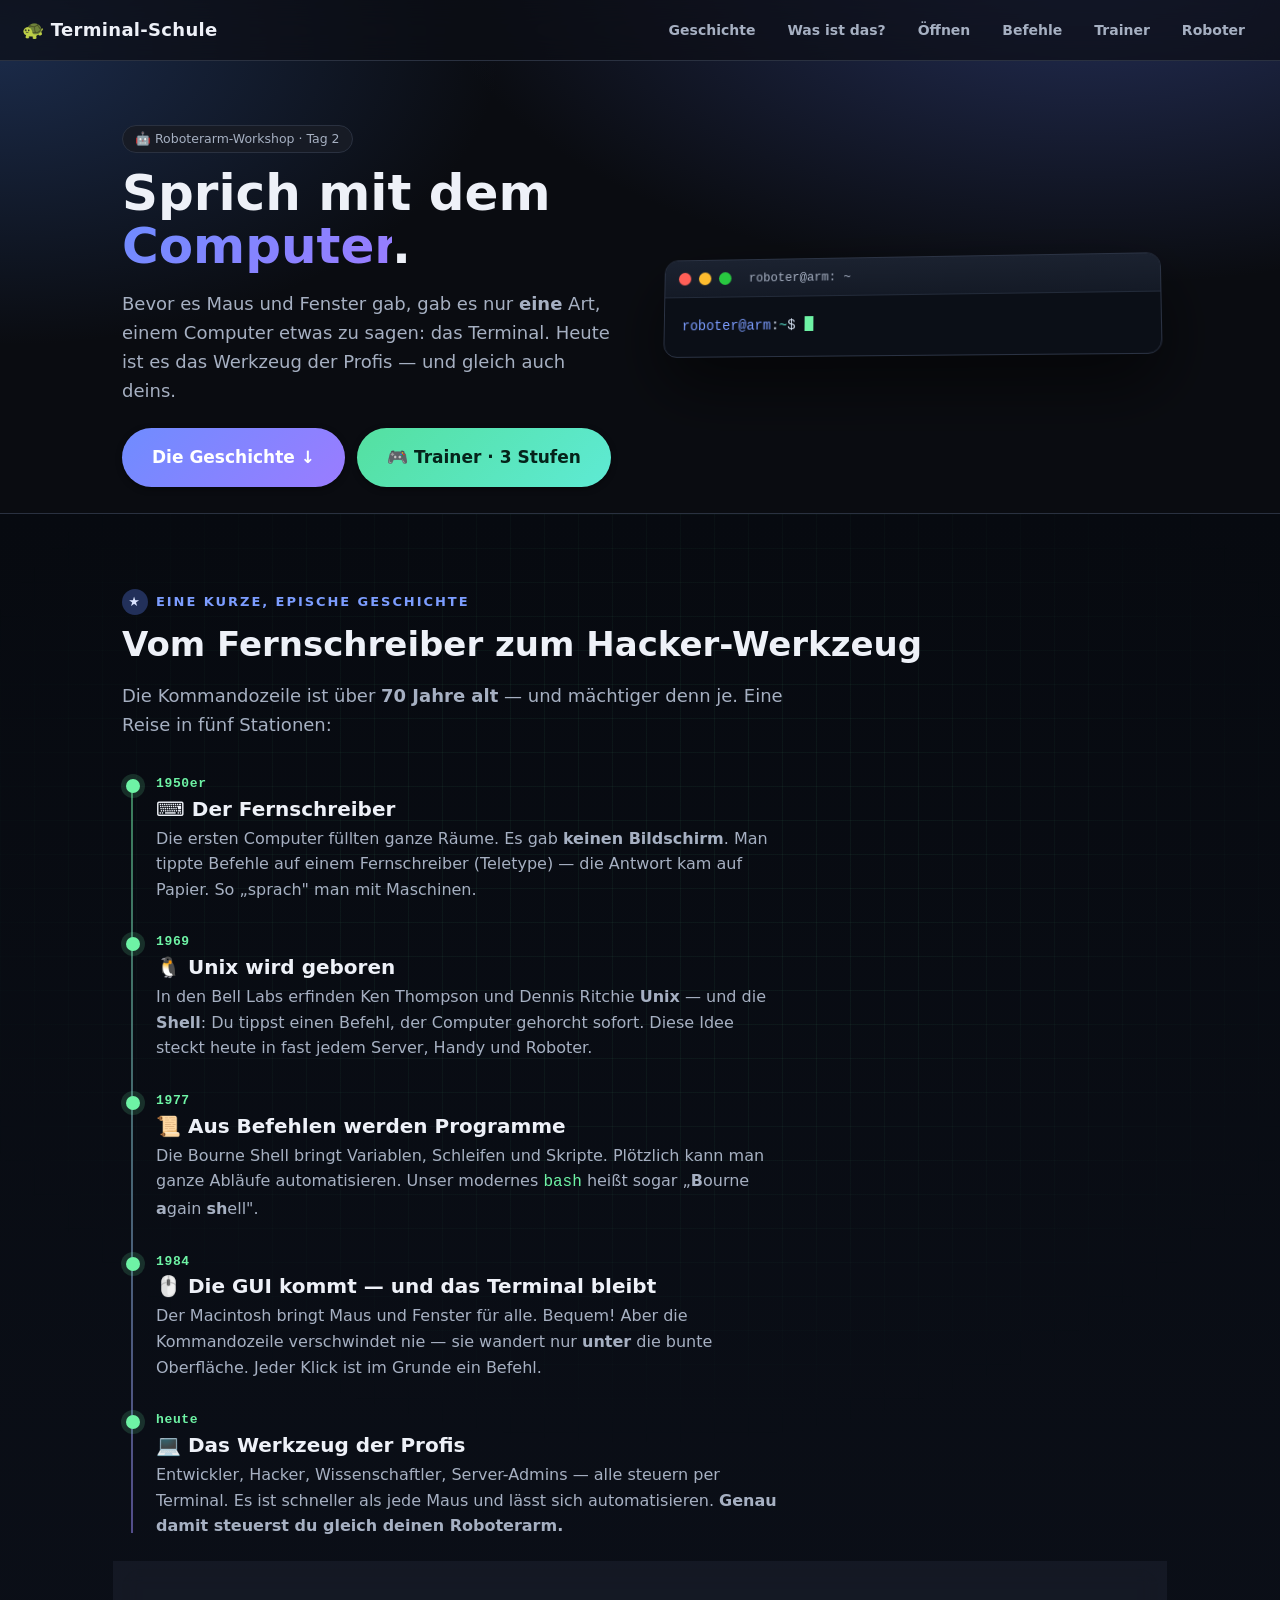
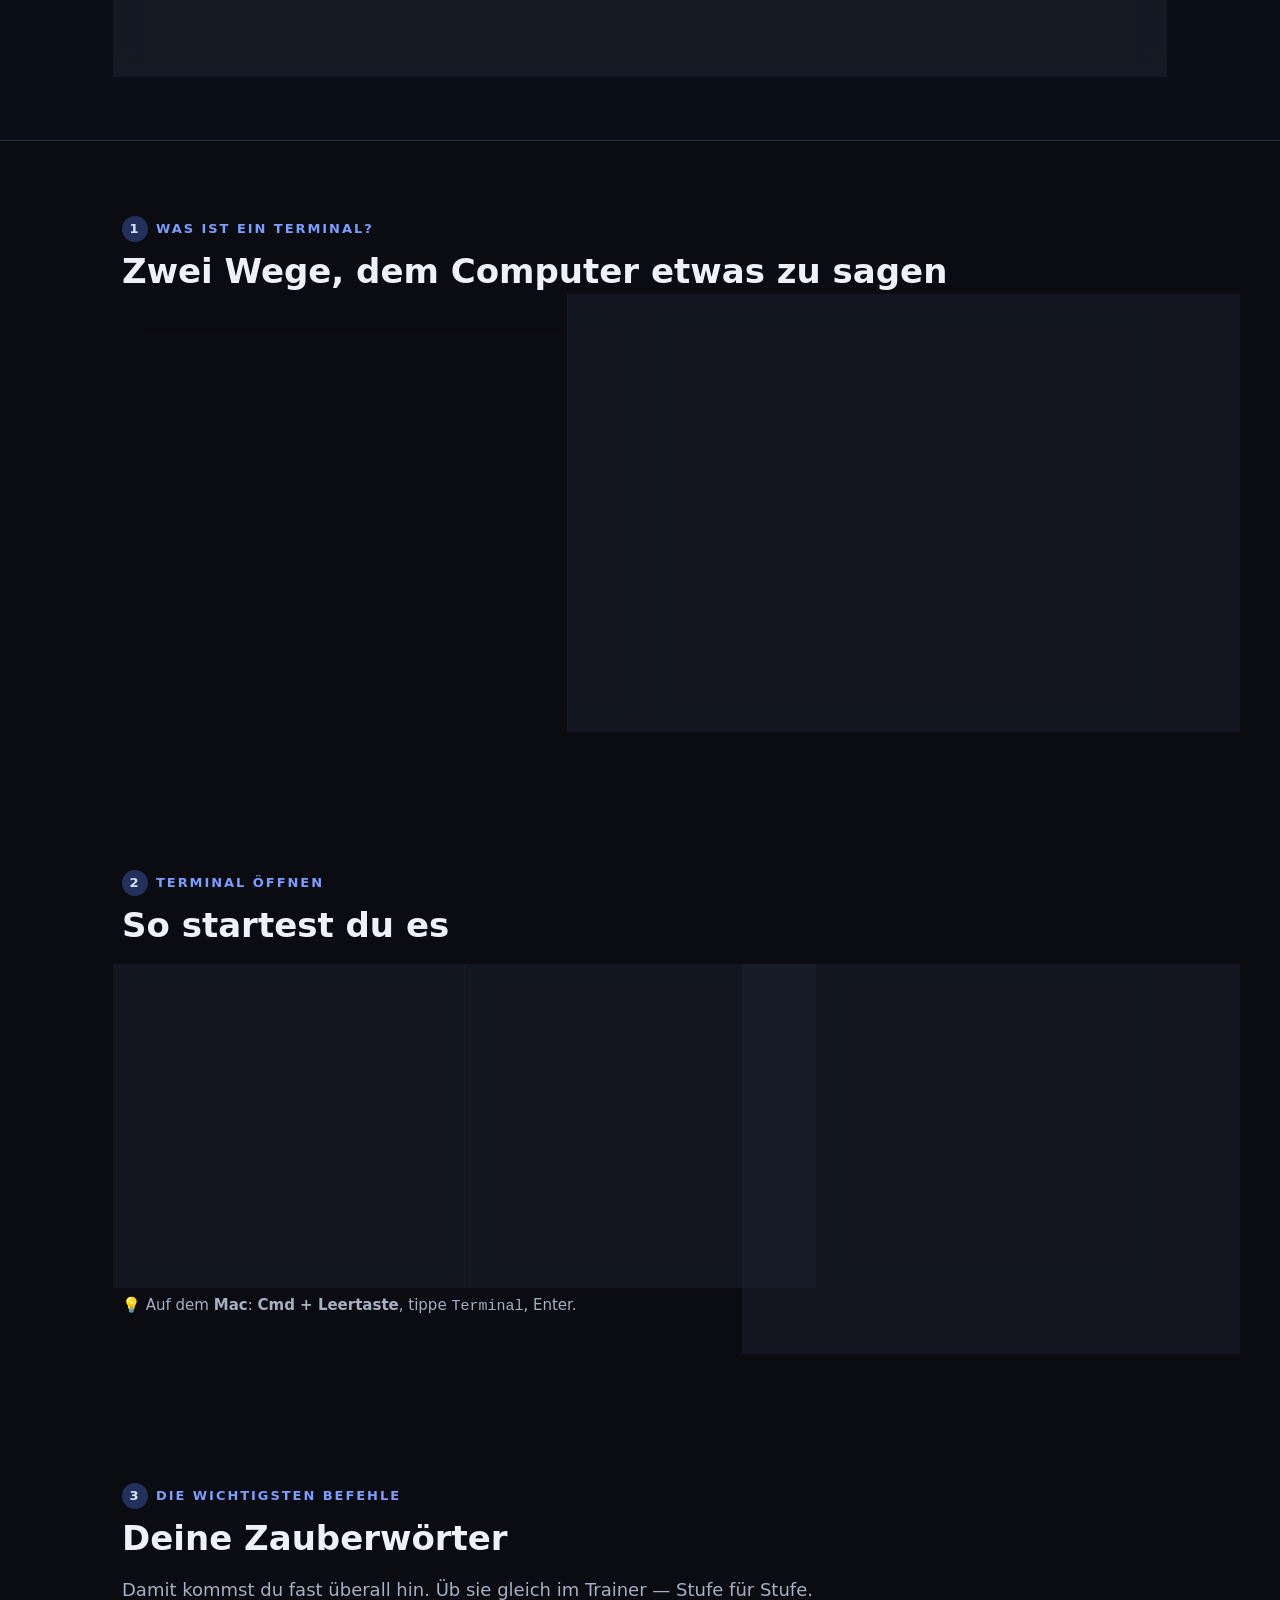
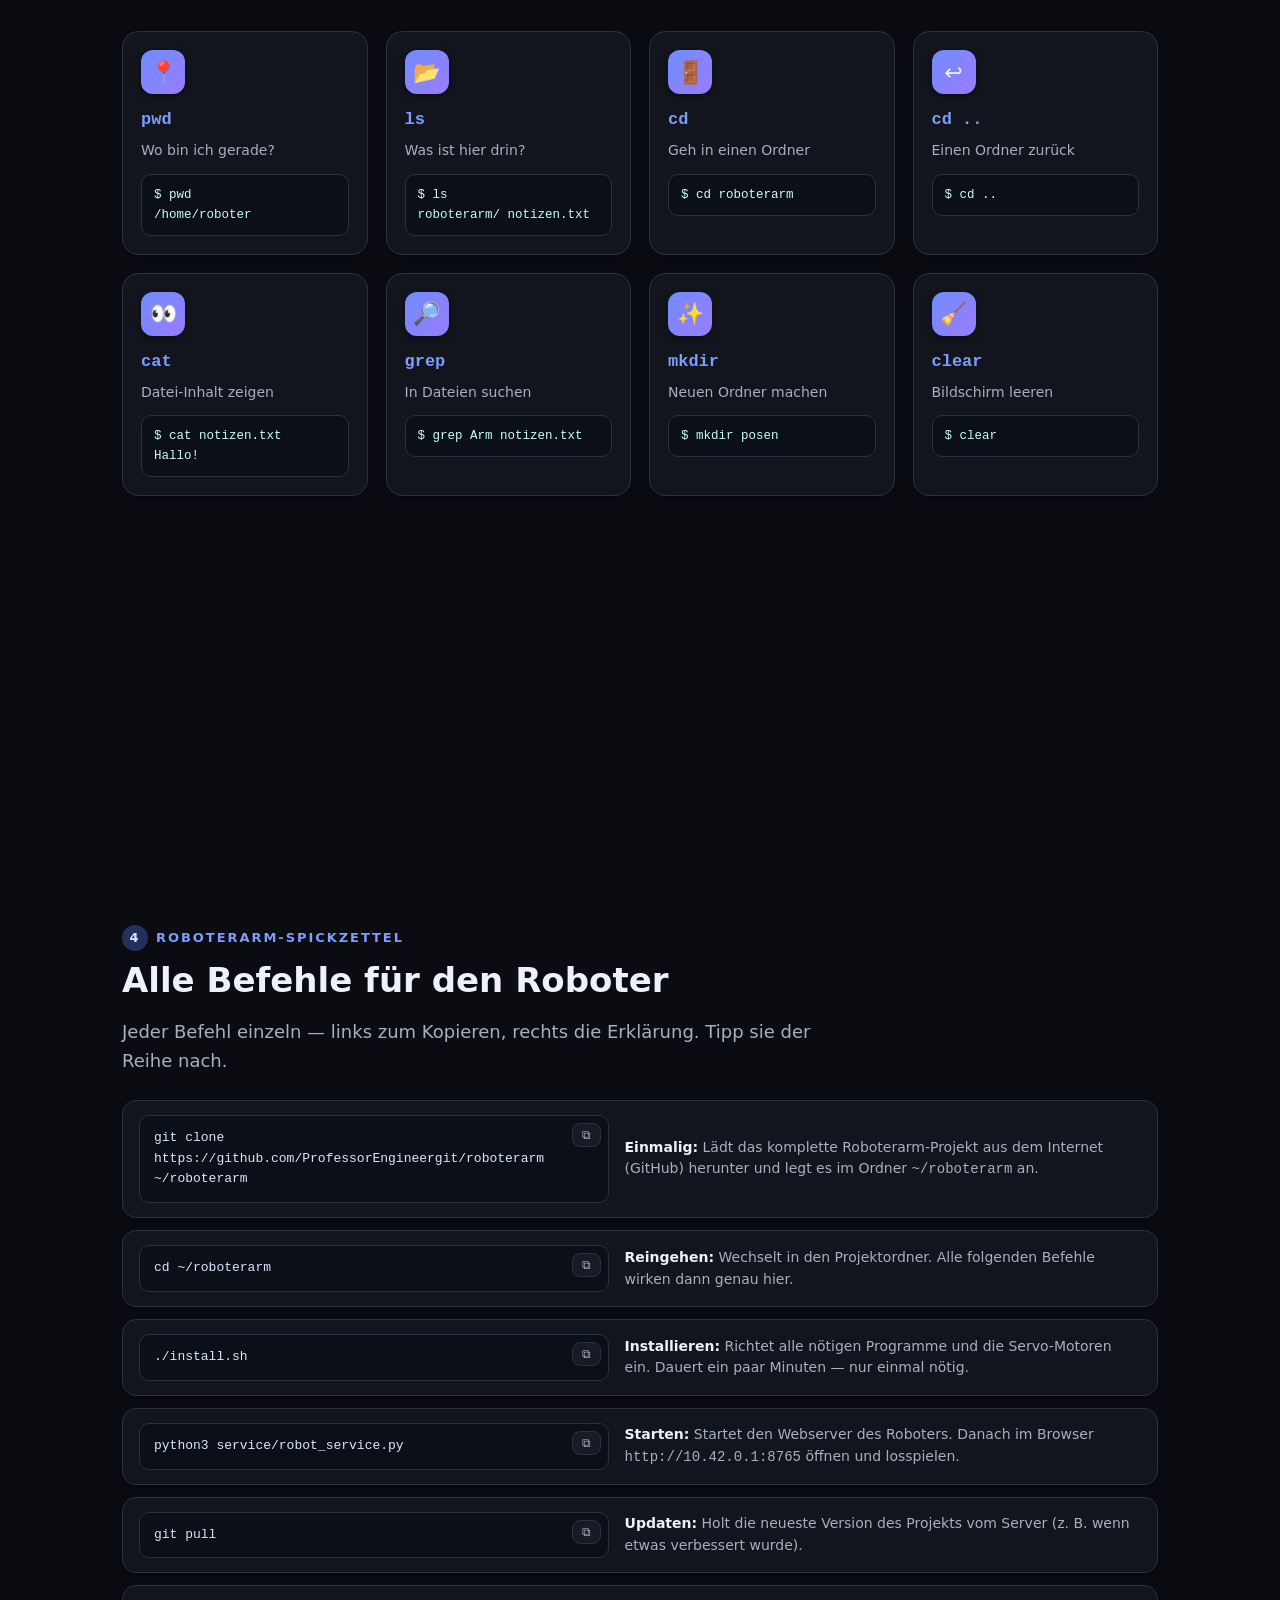
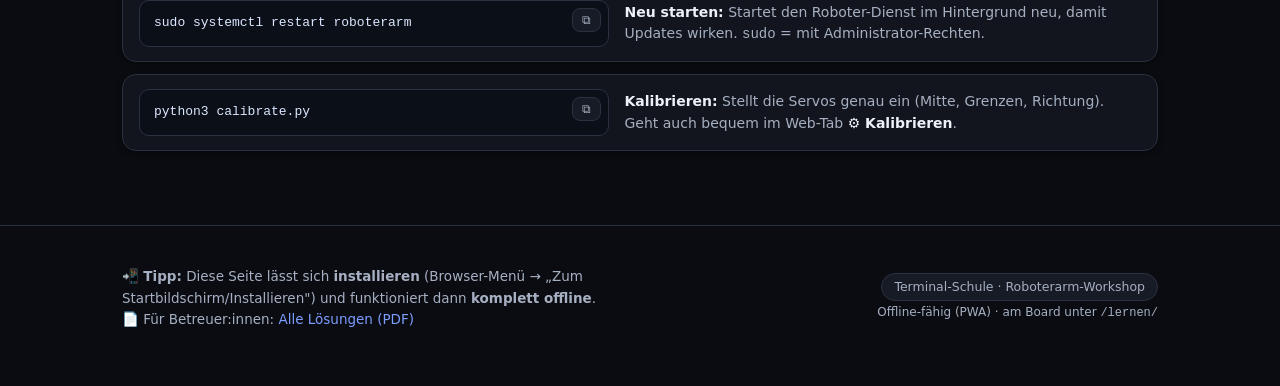
<file: lernen/index.html>
<!doctype html>
<html lang="de">
<head>
<meta charset="utf-8">
<meta name="viewport" content="width=device-width, initial-scale=1">
<title>Terminal-Schule 🐢 — Roboterarm-Workshop</title>
<meta name="theme-color" content="#0a0c11">
<meta name="description" content="Lerne die Kommandozeile — epische Geschichte, die wichtigsten Befehle und ein Übungs-Trainer mit 3 Stufen. Komplett offline.">
<link rel="manifest" href="manifest.json">
<link rel="icon" href="icon.svg" type="image/svg+xml">
<link rel="stylesheet" href="style.css">
</head>
<body>

<nav class="nav">
  <span class="logo">🐢 Terminal-Schule</span>
  <span class="links">
    <a href="#geschichte">Geschichte</a>
    <a href="#was">Was ist das?</a>
    <a href="#oeffnen">Öffnen</a>
    <a href="#befehle">Befehle</a>
    <a href="trainer/">Trainer</a>
    <a href="#skript">Roboter</a>
  </span>
</nav>

<!-- HERO -->
<header class="wrap" style="padding:64px 22px 26px;">
  <div class="grid g2" style="align-items:center;gap:34px;">
    <div class="reveal an">
      <span class="badge">🤖 Roboterarm-Workshop · Tag 2</span>
      <h1 style="font-size:50px;font-weight:900;margin:14px 0 10px;line-height:1.05;">
        Sprich mit dem <span class="grad-text">Computer</span>.
      </h1>
      <p class="lead">Bevor es Maus und Fenster gab, gab es nur <b>eine</b> Art, einem Computer etwas zu sagen:
        das Terminal. Heute ist es das Werkzeug der Profis — und gleich auch deins.</p>
      <div style="display:flex;gap:12px;flex-wrap:wrap;margin-top:22px;">
        <a class="btn primary gross" href="#geschichte">Die Geschichte ↓</a>
        <a class="btn green gross" href="trainer/">🎮 Trainer · 3 Stufen</a>
      </div>
    </div>
    <div class="float">
      <div class="fenster tilt">
        <div class="bar"><span class="dot r"></span><span class="dot y"></span><span class="dot g"></span>
          <span class="titel">roboter@arm: ~</span></div>
        <div class="term" id="hero-term"><span class="pr">roboter@arm</span>:<span class="dir">~</span>$ <span id="tw"></span><span class="tw-cursor"></span></div>
      </div>
    </div>
  </div>
</header>

<!-- EPIC: GESCHICHTE -->
<section id="geschichte" class="epic"><div class="wrap">
  <span class="kapitel reveal"><span class="nr">★</span> Eine kurze, epische Geschichte</span>
  <h2 class="titel reveal">Vom Fernschreiber zum Hacker-Werkzeug</h2>
  <p class="lead reveal">Die Kommandozeile ist über <b>70 Jahre alt</b> — und mächtiger denn je. Eine Reise in fünf Stationen:</p>
  <div class="tl">
    <div class="tl-item reveal"><div class="tl-jahr">1950er</div><h3>⌨️ Der Fernschreiber</h3>
      <p>Die ersten Computer füllten ganze Räume. Es gab <b>keinen Bildschirm</b>. Man tippte Befehle auf einem
        Fernschreiber (Teletype) — die Antwort kam auf Papier. So „sprach" man mit Maschinen.</p></div>
    <div class="tl-item reveal"><div class="tl-jahr">1969</div><h3>🐧 Unix wird geboren</h3>
      <p>In den Bell Labs erfinden Ken Thompson und Dennis Ritchie <b>Unix</b> — und die <b>Shell</b>: Du tippst
        einen Befehl, der Computer gehorcht sofort. Diese Idee steckt heute in fast jedem Server, Handy und Roboter.</p></div>
    <div class="tl-item reveal"><div class="tl-jahr">1977</div><h3>📜 Aus Befehlen werden Programme</h3>
      <p>Die Bourne Shell bringt Variablen, Schleifen und Skripte. Plötzlich kann man ganze Abläufe automatisieren.
        Unser modernes <span class="term-green">bash</span> heißt sogar „<b>B</b>ourne <b>a</b>gain <b>sh</b>ell".</p></div>
    <div class="tl-item reveal"><div class="tl-jahr">1984</div><h3>🖱️ Die GUI kommt — und das Terminal bleibt</h3>
      <p>Der Macintosh bringt Maus und Fenster für alle. Bequem! Aber die Kommandozeile verschwindet nie —
        sie wandert nur <b>unter</b> die bunte Oberfläche. Jeder Klick ist im Grunde ein Befehl.</p></div>
    <div class="tl-item reveal"><div class="tl-jahr">heute</div><h3>💻 Das Werkzeug der Profis</h3>
      <p>Entwickler, Hacker, Wissenschaftler, Server-Admins — alle steuern per Terminal. Es ist schneller als jede
        Maus und lässt sich automatisieren. <b>Genau damit steuerst du gleich deinen Roboterarm.</b></p></div>
  </div>
  <div class="karte reveal" style="margin-top:14px;">
    📚 <b>Noch tiefer eintauchen?</b> Die legendäre AT&amp;T-Unix-Doku von 1982 (mit den Erfindern höchstpersönlich) und
    Neal Stephensons Essay <i>„In the Beginning… Was the Command Line"</i> (1999):
    <a href="https://www.youtube.com/results?search_query=AT%26T+1982+Unix+documentary+Bell+Labs" target="_blank" rel="noopener">Unix-Doku (1982)</a> ·
    <a href="https://en.wikipedia.org/wiki/In_the_Beginning..._Was_the_Command_Line" target="_blank" rel="noopener">Stephenson-Essay</a>
  </div>
</div></section>

<!-- 1. WAS IST DAS -->
<section id="was"><div class="wrap">
  <span class="kapitel reveal"><span class="nr">1</span> Was ist ein Terminal?</span>
  <h2 class="titel reveal">Zwei Wege, dem Computer etwas zu sagen</h2>
  <div class="grid g2" style="margin-top:26px;">
    <div class="karte reveal">
      <h3>🖱️ Mit der Maus (GUI)</h3>
      <svg viewBox="0 0 320 170" style="width:100%;height:auto;border-radius:12px;background:#0e1320;">
        <rect x="20" y="18" width="280" height="134" rx="10" fill="#172033" stroke="#2b3344"/>
        <rect x="20" y="18" width="280" height="26" rx="10" fill="#1f2a40"/>
        <circle cx="36" cy="31" r="5" fill="#ff5f57"/><circle cx="52" cy="31" r="5" fill="#febc2e"/><circle cx="68" cy="31" r="5" fill="#28c840"/>
        <rect x="44" y="62" width="56" height="46" rx="8" fill="#26314c"/><text x="72" y="124" fill="#9fb0cc" font-size="11" text-anchor="middle">Ordner</text>
        <rect x="124" y="62" width="56" height="46" rx="8" fill="#26314c"/><text x="152" y="124" fill="#9fb0cc" font-size="11" text-anchor="middle">Datei</text>
        <path d="M238 92 l16 6 -6 4 6 9 -4 2 -6 -9 -5 4 z" fill="#fff"/>
      </svg>
      <p class="lead" style="font-size:15px;margin-top:12px;">Du siehst Bildchen und klickst. Einfach — aber langsam bei <b>vielen</b> Schritten.</p>
    </div>
    <div class="karte reveal" style="border-color:#3a4a7a;">
      <h3>⌨️ Mit dem Terminal (CLI)</h3>
      <div class="fenster"><div class="bar"><span class="dot r"></span><span class="dot y"></span><span class="dot g"></span><span class="titel">Terminal</span></div>
        <div class="term" style="font-size:13px;padding:14px;"><span class="pr">du</span>$ <span class="cmd">ls</span>
<span class="dir">ordner/</span>  datei.txt
<span class="pr">du</span>$ <span class="cmd">öffne datei.txt</span> <span class="blink">▌</span></div></div>
      <p class="lead" style="font-size:15px;margin-top:12px;">Du <b>tippst</b>, was passieren soll. Blitzschnell — und automatisierbar. 🚀</p>
    </div>
  </div>
</div></section>

<!-- 2. ÖFFNEN -->
<section id="oeffnen"><div class="wrap">
  <span class="kapitel reveal"><span class="nr">2</span> Terminal öffnen</span>
  <h2 class="titel reveal">So startest du es</h2>
  <div class="grid g3" style="margin-top:26px;">
    <div class="karte reveal">
      <h3>🪟 Windows · Weg 1</h3>
      <p class="lead" style="font-size:14.5px;">Drücke <b>Windows-Taste + R</b>, tippe <code>cmd</code>, Enter.</p>
      <svg viewBox="0 0 280 150" style="width:100%;height:auto;">
        <rect x="10" y="22" width="260" height="106" rx="9" fill="#1b2742" stroke="#2f3f63"/>
        <rect x="10" y="22" width="260" height="26" rx="9" fill="#24345a"/><text x="26" y="39" fill="#cdd9f2" font-size="12">Ausführen</text>
        <text x="26" y="74" fill="#9fb0cc" font-size="11">Öffnen:</text>
        <rect x="26" y="82" width="170" height="26" rx="6" fill="#0e1626" stroke="#3a4f7e"/>
        <text x="36" y="99" fill="#fff" font-size="13" font-family="monospace">cmd</text>
        <rect x="206" y="82" width="48" height="26" rx="6" fill="#3b6fe0"/><text x="230" y="99" fill="#fff" font-size="12" text-anchor="middle">OK</text>
      </svg>
    </div>
    <div class="karte reveal">
      <h3>🪟 Windows · Weg 2</h3>
      <p class="lead" style="font-size:14.5px;">Klicke <b>Start</b>, tippe <code>Terminal</code> und öffne die App.</p>
      <svg viewBox="0 0 280 150" style="width:100%;height:auto;">
        <rect x="10" y="14" width="260" height="122" rx="9" fill="#141d33" stroke="#2f3f63"/>
        <rect x="26" y="26" width="228" height="28" rx="14" fill="#0e1626" stroke="#3a4f7e"/>
        <circle cx="44" cy="40" r="7" fill="none" stroke="#7c9dff" stroke-width="2"/><line x1="49" y1="45" x2="55" y2="51" stroke="#7c9dff" stroke-width="2"/>
        <text x="64" y="45" fill="#fff" font-size="12" font-family="monospace">Terminal</text>
        <rect x="26" y="64" width="228" height="26" rx="6" fill="#22305a"/><text x="38" y="81" fill="#dbe4ff" font-size="12">⌨️  Terminal — App</text>
      </svg>
    </div>
    <div class="karte reveal" style="border-color:#3a4a7a;">
      <h3>🤖 Am Roboter (wir!)</h3>
      <p class="lead" style="font-size:14.5px;">Wir steuern den Roboter-Computer aus der Ferne — mit <code>ssh</code>.</p>
      <div class="fenster"><div class="bar"><span class="dot r"></span><span class="dot y"></span><span class="dot g"></span><span class="titel">Terminal</span></div>
        <div class="term" style="font-size:12.5px;padding:13px;"><span class="pr">du</span>$ <span class="cmd">ssh radxa@roboterarm-01.local</span>
<span class="mut">Passwort:</span> <span class="blink">▌</span>
<span class="ok">✓ Willkommen am Roboterarm!</span></div></div>
    </div>
  </div>
  <p class="lead reveal" style="margin-top:16px;font-size:15px;">💡 Auf dem <b>Mac</b>: <b>Cmd + Leertaste</b>, tippe <code>Terminal</code>, Enter.</p>
</div></section>

<!-- 3. BEFEHLE -->
<section id="befehle"><div class="wrap">
  <span class="kapitel reveal"><span class="nr">3</span> Die wichtigsten Befehle</span>
  <h2 class="titel reveal">Deine Zauberwörter</h2>
  <p class="lead reveal">Damit kommst du fast überall hin. Üb sie gleich im Trainer — Stufe für Stufe.</p>
  <div class="grid g4 reveal" style="margin-top:26px;" id="befehle-grid"></div>
</div></section>

<!-- CTA Trainer -->
<section style="padding:26px 0;"><div class="wrap">
  <div class="karte reveal" style="text-align:center;background:linear-gradient(135deg,#1a2444,#221a44);border-color:#3a4a7a;">
    <h2 style="font-size:30px;">🎮 Jetzt selbst ausprobieren!</h2>
    <p class="lead" style="margin:0 auto 18px;">Echte Befehle in einem simulierten Terminal — <b>3 Stufen</b> vom Küken zum
      Roboter-Profi, mit Punkten, Serie und Belohnung. Kaputt machen unmöglich.</p>
    <a class="btn green gross" href="trainer/">🚀 Trainer starten</a>
  </div>
</div></section>

<!-- 4. ROBOTER-SKRIPT -->
<section id="skript"><div class="wrap">
  <span class="kapitel reveal"><span class="nr">4</span> Roboterarm-Spickzettel</span>
  <h2 class="titel reveal">Alle Befehle für den Roboter</h2>
  <p class="lead reveal">Jeder Befehl einzeln — links zum Kopieren, rechts die Erklärung. Tipp sie der Reihe nach.</p>
  <div class="cmd-liste reveal" id="cmd-liste"></div>
</div></section>

<footer class="foot"><div class="wrap">
  <div class="grid g2" style="align-items:center;">
    <div>📲 <b>Tipp:</b> Diese Seite lässt sich <b>installieren</b> (Browser-Menü → „Zum Startbildschirm/Installieren") und
      funktioniert dann <b>komplett offline</b>.<br>
      📄 Für Betreuer:innen: <a href="loesungen.pdf" target="_blank" rel="noopener">Alle Lösungen (PDF)</a></div>
    <div style="text-align:right;">
      <span class="badge">Terminal-Schule · Roboterarm-Workshop</span><br>
      <span style="font-size:12px;">Offline-fähig (PWA) · am Board unter <code>/lernen/</code></span>
    </div>
  </div>
</div></footer>

<script>
/* Typewriter im Hero */
const TW=["ls","cd roboterarm","python3 service/robot_service.py   ✓ Server läuft!","git pull","help"];
const tw=document.getElementById("tw"); let ti=0,ci=0,del=false;
function tick(){
  const s=TW[ti]; tw.textContent=s.slice(0,ci);
  if(!del){ ci++; if(ci>s.length){del=true;return setTimeout(tick,1400);} }
  else { ci--; if(ci<0){del=false;ti=(ti+1)%TW.length;ci=0;} }
  setTimeout(tick, del?34:70);
}
tick();

/* Befehls-Karten */
const BEFEHLE=[
  ["📍","pwd","Wo bin ich gerade?","$ pwd\n/home/roboter"],
  ["📂","ls","Was ist hier drin?","$ ls\nroboterarm/  notizen.txt"],
  ["🚪","cd","Geh in einen Ordner","$ cd roboterarm"],
  ["↩️","cd ..","Einen Ordner zurück","$ cd .."],
  ["👀","cat","Datei-Inhalt zeigen","$ cat notizen.txt\nHallo!"],
  ["🔎","grep","In Dateien suchen","$ grep Arm notizen.txt"],
  ["✨","mkdir","Neuen Ordner machen","$ mkdir posen"],
  ["🧹","clear","Bildschirm leeren","$ clear"],
];
document.getElementById("befehle-grid").innerHTML=BEFEHLE.map(([i,c,t,m])=>`
  <div class="cmd-karte"><div class="ikon" style="font-size:22px;">${i}</div>
    <code>${c}</code><p>${t}</p><div class="mini">${m.replace(/\n/g,"<br>")}</div></div>`).join("");

/* Roboter-Spickzettel: ein Befehl je Zeile + Erklärung daneben */
const CMDS=[
  ["git clone https://github.com/ProfessorEngineergit/roboterarm ~/roboterarm",
   "<b>Einmalig:</b> Lädt das komplette Roboterarm-Projekt aus dem Internet (GitHub) herunter und legt es im Ordner <code>~/roboterarm</code> an."],
  ["cd ~/roboterarm",
   "<b>Reingehen:</b> Wechselt in den Projektordner. Alle folgenden Befehle wirken dann genau hier."],
  ["./install.sh",
   "<b>Installieren:</b> Richtet alle nötigen Programme und die Servo-Motoren ein. Dauert ein paar Minuten — nur einmal nötig."],
  ["python3 service/robot_service.py",
   "<b>Starten:</b> Startet den Webserver des Roboters. Danach im Browser <code>http://10.42.0.1:8765</code> öffnen und losspielen."],
  ["git pull",
   "<b>Updaten:</b> Holt die neueste Version des Projekts vom Server (z. B. wenn etwas verbessert wurde)."],
  ["sudo systemctl restart roboterarm",
   "<b>Neu starten:</b> Startet den Roboter-Dienst im Hintergrund neu, damit Updates wirken. <code>sudo</code> = mit Administrator-Rechten."],
  ["python3 calibrate.py",
   "<b>Kalibrieren:</b> Stellt die Servos genau ein (Mitte, Grenzen, Richtung). Geht auch bequem im Web-Tab <b>⚙ Kalibrieren</b>."],
];
document.getElementById("cmd-liste").innerHTML=CMDS.map(([c,e])=>`
  <div class="cmd-row">
    <div class="cmd-code"><button class="copy" title="Kopieren">⧉</button>${c.replace(/&/g,"&amp;").replace(/</g,"&lt;")}</div>
    <div class="cmd-erkl">${e}</div>
  </div>`).join("");

/* Kopier-Buttons */
document.querySelectorAll(".copy").forEach(b=>b.addEventListener("click",()=>{
  const c=b.parentElement.cloneNode(true); c.querySelector(".copy").remove();
  navigator.clipboard.writeText(c.textContent.trim()).then(()=>{b.textContent="✓ Kopiert";setTimeout(()=>b.textContent="Kopieren",1500);}).catch(()=>b.textContent="⌘C");
}));

/* Reveal beim Scrollen */
const io=new IntersectionObserver((es)=>es.forEach(e=>{if(e.isIntersecting){e.target.classList.add("an");io.unobserve(e.target);}}),{threshold:.12});
document.querySelectorAll(".reveal").forEach(el=>io.observe(el));

/* Service Worker (Offline-Caching) */
if("serviceWorker" in navigator) navigator.serviceWorker.register("sw.js").catch(()=>{});
</script>
</body>
</html>
</file>
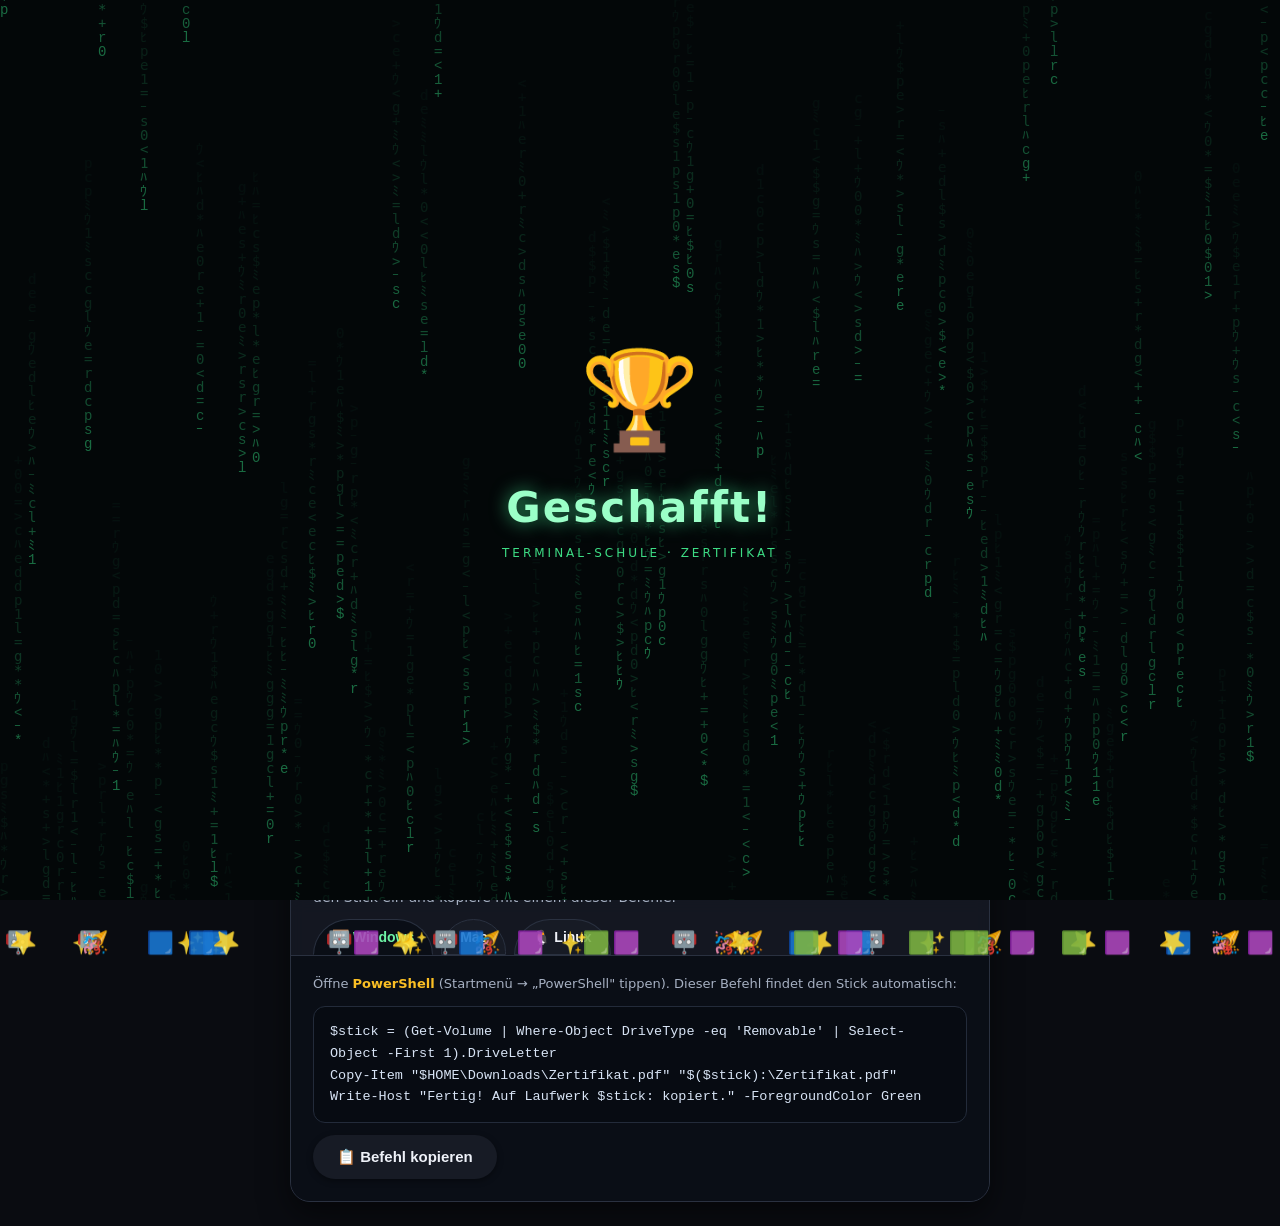
<file: lernen/fertig/index.html>
<!doctype html>
<html lang="de">
<head>
<meta charset="utf-8">
<meta name="viewport" content="width=device-width, initial-scale=1">
<title>Zertifikat</title>
<meta name="theme-color" content="#0a0c11">
<link rel="manifest" href="../manifest.json">
<link rel="icon" href="../icon.svg" type="image/svg+xml">
<link rel="stylesheet" href="../style.css">
<style>
  .tnav{display:flex;align-items:center;gap:16px;padding:12px 22px;border-bottom:1px solid var(--outline);
    background:rgba(12,14,20,.7);backdrop-filter:blur(14px);position:sticky;top:0;z-index:50;}
  .panel{max-width:760px;margin:24px auto;padding:0 22px;}

  /* Intro-Animation */
  .intro{position:fixed;inset:0;z-index:200;display:grid;place-items:center;background:#05080a;
    transition:opacity .6s;text-align:center;overflow:hidden;}
  .intro.weg{opacity:0;pointer-events:none;}
  .intro canvas{position:absolute;inset:0;opacity:.4;}
  .intro .mid{position:relative;z-index:2;}
  .intro .pokal{font-size:96px;animation:pop .7s cubic-bezier(.2,1.4,.4,1) both;}
  .intro h1{font-size:42px;margin:6px 0 0;color:#9bffc8;letter-spacing:2px;text-shadow:0 0 18px rgba(73,255,160,.6);
    animation:pop .7s .15s cubic-bezier(.2,1.4,.4,1) both;}
  .intro p{color:#3ddc84;letter-spacing:3px;text-transform:uppercase;font-size:12px;animation:pop .7s .3s both;}
  @keyframes pop{from{transform:scale(.4);opacity:0;}to{transform:scale(1);opacity:1;}}

  .nameblock{text-align:center;margin-bottom:18px;}
  .nameblock input{font-size:17px;padding:12px 16px;width:300px;max-width:80vw;text-align:center;}

  /* Zertifikat — Matrix-Dark, druckt hell um */
  .zert{position:relative;overflow:hidden;background:#05080a;color:#54f7a0;border:2px solid #1c7a4d;border-radius:10px;
    padding:46px 44px 36px;max-width:700px;margin:10px auto;text-align:center;font-family:ui-monospace,"SF Mono",Menlo,monospace;
    box-shadow:0 0 0 1px #0a3a24,0 0 36px rgba(57,255,150,.22),var(--e3);}
  .zert::before{content:"";position:absolute;inset:9px;border:1px solid #176b43;border-radius:6px;pointer-events:none;z-index:2;}
  .zert>*{position:relative;z-index:2;}
  .zert .matrixrain{position:absolute;inset:0;z-index:1;opacity:.22;pointer-events:none;}
  .zert .sub{letter-spacing:5px;text-transform:uppercase;font-size:11px;color:#3ddc84;}
  .zert h1{font-size:38px;margin:10px 0 4px;color:#9bffc8;letter-spacing:2px;text-shadow:0 0 12px rgba(73,255,160,.6);}
  .zert .vor{font-size:13px;color:#3a9c6a;}
  .zert .name{font-size:32px;margin:16px auto 6px;border-bottom:1px solid #1c7a4d;display:inline-block;padding:0 28px 8px;
    color:#e6fff2;text-shadow:0 0 10px rgba(73,255,160,.55);}
  .zert table{margin:20px auto 4px;border-collapse:collapse;font-size:13.5px;min-width:380px;}
  .zert th{font-size:10.5px;letter-spacing:.08em;text-transform:uppercase;color:#3ddc84;padding:0 16px 7px;border-bottom:1px solid #1c7a4d;}
  .zert td{padding:8px 16px;border-bottom:1px solid #103524;}
  .zert tr:nth-child(even) td{background:rgba(40,255,150,.06);}
  .zert td.l{text-align:left;} .zert td.n{font-weight:700;color:#9bffc8;font-size:15px;}
  .zert .gesamt{font-size:16px;margin-top:16px;color:#cdeede;}
  .zert .gesamt b{font-size:30px;color:#9bffc8;vertical-align:-3px;text-shadow:0 0 12px rgba(73,255,160,.6);}
  .zert .dim{color:#3a9c6a;}
  .zert .siegel{width:80px;height:80px;margin:18px auto 6px;border-radius:50%;display:grid;place-items:center;font-size:38px;
    background:#08130d;color:#9bffc8;border:2px solid #1c7a4d;box-shadow:0 0 18px rgba(73,255,160,.4),inset 0 0 14px rgba(73,255,160,.2);}
  .zert .ort{margin-top:10px;font-size:14px;letter-spacing:3px;color:#54f7a0;font-weight:700;}
  .zert .datum{margin-top:3px;font-size:11.5px;color:#3a9c6a;}

  /* Stick-Karte */
  .stick{margin:26px auto 0;max-width:700px;background:var(--glass);border:1px solid var(--outline);
    border-radius:var(--r);box-shadow:var(--e2);backdrop-filter:blur(8px);overflow:hidden;}
  .stick .kopf{padding:18px 22px 10px;}
  .stick h3{margin:0 0 4px;font-size:19px;}
  .stick .lead{margin:0;color:var(--muted);font-size:14px;}
  .tabs{display:flex;gap:8px;padding:0 22px;flex-wrap:wrap;}
  .tabs button{background:var(--surface-2);border:1px solid var(--outline);color:var(--text);font-weight:700;
    border-radius:999px 999px 0 0;padding:9px 18px;cursor:pointer;font-size:14px;}
  .tabs button.an{background:#0a0e16;border-bottom-color:#0a0e16;color:var(--termgreen);}
  .codebox{background:#0a0e16;border-top:1px solid var(--outline);padding:18px 22px 22px;}
  .codebox pre{margin:0 0 12px;background:#070b12;border:1px solid #232b3a;border-radius:12px;padding:14px 16px;
    overflow:auto;font-family:ui-monospace,monospace;font-size:13.5px;line-height:1.6;color:#d7e3f4;white-space:pre-wrap;}
  .codebox .hinweis{color:var(--muted);font-size:13px;margin:0 0 12px;}
  .codebox .hinweis b{color:var(--amber);}

  .zert-aktionen{text-align:center;margin-top:18px;}

  @media print{
    body{background:#fff!important;} .tnav,.zert-aktionen,.no-print,.stick,.nameblock,.intro{display:none!important;} .panel{margin:0;}
    .zert{background:#fff!important;color:#0a3a24!important;border:2px solid #0a5a34!important;box-shadow:none!important;
      -webkit-print-color-adjust:exact;print-color-adjust:exact;}
    .zert::before{border-color:#9ab8a8!important;}
    .zert .matrixrain{display:none!important;}
    .zert h1,.zert .name,.zert .gesamt b,.zert td.n,.zert .ort{color:#0a5a34!important;text-shadow:none!important;}
    .zert .sub,.zert th,.zert .vor,.zert .dim,.zert .datum{color:#3a6a52!important;}
    .zert td{color:#0a3a24!important;} .zert tr:nth-child(even) td{background:#eef6f0!important;}
    .zert .siegel{background:#eef6f0!important;color:#0a5a34!important;border-color:#0a5a34!important;box-shadow:none!important;}
  }
</style>
</head>
<body>

<!-- Intro-Animation -->
<div class="intro" id="intro">
  <canvas id="introrain"></canvas>
  <div class="mid">
    <div class="pokal">🏆</div>
    <h1>Geschafft!</h1>
    <p>Terminal-Schule · Zertifikat</p>
  </div>
</div>

<nav class="tnav">
  <a class="logo" href="../" style="text-decoration:none;color:var(--text);font-weight:800;">🐢 Terminal-Schule</a>
  <a class="btn" href="../trainer/" style="margin-left:auto;">← Zurück zum Trainer</a>
</nav>

<div class="panel">
  <div class="nameblock no-print">
    <p class="lead" style="margin:0 0 8px;">Trag deinen Namen ein — er erscheint sofort auf dem Zertifikat.</p>
    <input id="zname" placeholder="Dein Name" autocomplete="off">
  </div>

  <div class="zert" id="zert">
    <canvas class="matrixrain" id="mrain"></canvas>
    <div class="sub">Roboterarm-Workshop · Terminal-Schule</div>
    <h1>🎓 Zertifikat</h1>
    <div class="vor">Hiermit wird bestätigt, dass</div>
    <div class="name" id="zn">………………</div>
    <div class="vor">die Kommandozeile gemeistert hat.</div>
    <table id="ztab"></table>
    <div class="gesamt" id="zges"></div>
    <div class="siegel">🤖</div>
    <div class="ort">MakerLab FFM</div>
    <div class="datum" id="zdat"></div>
  </div>

  <div class="zert-aktionen no-print">
    <button class="btn green gross" onclick="window.print()">🖨️ Als PDF speichern / Drucken</button>
  </div>

  <!-- Stick-Karte -->
  <div class="stick no-print">
    <div class="kopf">
      <h3>💾 Zertifikat auf einen USB-Stick kopieren</h3>
      <p class="lead">Speichere oben zuerst als <b>Zertifikat.pdf</b> in deinen <b>Downloads</b>. Dann steck den Stick ein und kopiere mit einem dieser Befehle.</p>
    </div>
    <div class="tabs">
      <button data-os="win" class="an" onclick="osWahl('win')">🪟 Windows</button>
      <button data-os="mac" onclick="osWahl('mac')"> Mac</button>
      <button data-os="linux" onclick="osWahl('linux')">🐧 Linux</button>
    </div>
    <div class="codebox">
      <div id="os-win">
        <p class="hinweis">Öffne <b>PowerShell</b> (Startmenü → „PowerShell" tippen). Dieser Befehl findet den Stick automatisch:</p>
        <pre id="c-win">$stick = (Get-Volume | Where-Object DriveType -eq 'Removable' | Select-Object -First 1).DriveLetter
Copy-Item "$HOME\Downloads\Zertifikat.pdf" "$($stick):\Zertifikat.pdf"
Write-Host "Fertig! Auf Laufwerk $stick: kopiert." -ForegroundColor Green</pre>
        <button class="btn" onclick="kopiere('c-win',this)">📋 Befehl kopieren</button>
      </div>
      <div id="os-mac" style="display:none;">
        <p class="hinweis">Öffne <b>Terminal</b> (⌘+Leertaste → „Terminal"). Ersetze <b>STICK-NAME</b> durch den Namen deines Sticks:</p>
        <pre id="c-mac">cp ~/Downloads/Zertifikat.pdf "/Volumes/STICK-NAME/"</pre>
        <p class="hinweis">Stick-Namen anzeigen: <b>ls /Volumes</b></p>
        <button class="btn" onclick="kopiere('c-mac',this)">📋 Befehl kopieren</button>
      </div>
      <div id="os-linux" style="display:none;">
        <p class="hinweis">Öffne ein <b>Terminal</b>. Ersetze <b>STICK-NAME</b> durch den Namen deines Sticks:</p>
        <pre id="c-linux">cp ~/Downloads/Zertifikat.pdf "/media/$USER/STICK-NAME/"</pre>
        <p class="hinweis">Stick-Namen anzeigen: <b>ls /media/$USER</b></p>
        <button class="btn" onclick="kopiere('c-linux',this)">📋 Befehl kopieren</button>
      </div>
    </div>
  </div>
</div>

<script>
/* ===== Daten laden ===== */
function noteText(n){return n==null?"—":n<=1.5?"sehr gut":n<=2.5?"gut":n<=3.5?"befriedigend":n<=4.5?"ausreichend":n<=5.5?"mangelhaft":"ungenügend";}
const params=new URLSearchParams(location.search);
let snap=null;
try{snap=JSON.parse(localStorage.getItem("shelltrainer_zert")||"null");}catch(e){}
let name=params.get("name")||(snap&&snap.name)||"";

function renderZert(){
  document.getElementById("zn").textContent=name||"………………";
  const tab=document.getElementById("ztab"),ges=document.getElementById("zges");
  let zeilen="<tr><th class='l'>Stufe</th><th>Note</th><th>Bewertung</th></tr>";
  if(snap&&snap.stufen&&snap.stufen.length){
    for(const s of snap.stufen){const n=s.note;
      zeilen+=`<tr><td class="l">Stufe ${s.id} · ${s.name}</td><td class="n">${n==null?"—":n.toFixed(1)}</td><td>${noteText(n)}</td></tr>`;}
    const g=snap.gesamt;
    ges.innerHTML=`Gesamtnote: <b>${g==null?"—":g.toFixed(1)}</b> &nbsp; <span class="dim">(${noteText(g)})</span>`;
  }else{
    zeilen+=`<tr><td class="l" colspan="3" style="text-align:center;color:#3a9c6a;">Trainer abgeschlossen 🎉</td></tr>`;
    ges.innerHTML="";
  }
  tab.innerHTML=zeilen;
  const d=snap&&snap.datum?new Date(snap.datum):new Date();
  document.getElementById("zdat").textContent="Ausgestellt am "+d.toLocaleDateString("de-DE",{day:"2-digit",month:"long",year:"numeric"});
}
const inp=document.getElementById("zname");
inp.value=name;
inp.addEventListener("input",()=>{name=inp.value;renderZert();});
renderZert();

/* ===== OS-Switcher ===== */
function osWahl(os){
  for(const id of ["win","mac","linux"]){
    document.getElementById("os-"+id).style.display=(id===os)?"block":"none";
    document.querySelector('.tabs button[data-os="'+id+'"]').classList.toggle("an",id===os);
  }
}
function kopiere(id,btn){
  const t=document.getElementById(id).textContent;
  navigator.clipboard.writeText(t).then(()=>{const o=btn.textContent;btn.textContent="✓ Kopiert!";setTimeout(()=>btn.textContent=o,1600);});
}

/* ===== Matrix-Animation ===== */
function startMatrix(id,opacity){
  const c=document.getElementById(id);if(!c)return;const z=c.parentElement;
  c.width=z.clientWidth;c.height=z.clientHeight;const ctx=c.getContext("2d");
  const zeichen="01ﾊﾐﾋｰｳ$+*<>=lscdgrep".split(""),sp=14,cols=Math.max(1,Math.floor(c.width/sp));
  const y=Array(cols).fill(0).map(()=>Math.random()*c.height);
  clearInterval(c._t);
  c._t=setInterval(()=>{
    if(!c.isConnected){clearInterval(c._t);return;}
    ctx.fillStyle="rgba(5,8,10,"+(opacity||.18)+")";ctx.fillRect(0,0,c.width,c.height);
    ctx.fillStyle="#39ff95";ctx.font=sp+"px ui-monospace,monospace";
    for(let i=0;i<cols;i++){ctx.fillText(zeichen[Math.floor(Math.random()*zeichen.length)],i*sp,y[i]);
      y[i]=(y[i]>c.height&&Math.random()>.975)?0:y[i]+sp;}
  },60);
}
function konfetti(n){const emo=["🎉","⭐","🟦","🟪","🟩","✨","🤖"];for(let i=0;i<n;i++){const d=document.createElement("div");
  d.style.cssText="position:fixed;top:-20px;font-size:22px;pointer-events:none;z-index:210;animation:fall linear forwards;";
  d.textContent=emo[i%emo.length];d.style.left=Math.random()*100+"vw";d.style.animationDuration=(2+Math.random()*2)+"s";
  d.style.animationDelay=(Math.random()*.5)+"s";document.body.appendChild(d);setTimeout(()=>d.remove(),4500);}}
const fk=document.createElement("style");fk.textContent="@keyframes fall{to{transform:translateY(105vh) rotate(540deg);opacity:.9;}}";document.head.appendChild(fk);

/* ===== Start ===== */
startMatrix("introrain",.12);
konfetti(46);
setTimeout(()=>{document.getElementById("intro").classList.add("weg");startMatrix("mrain",.18);
  if(!name)inp.focus();},2400);
</script>
</body>
</html>
</file>
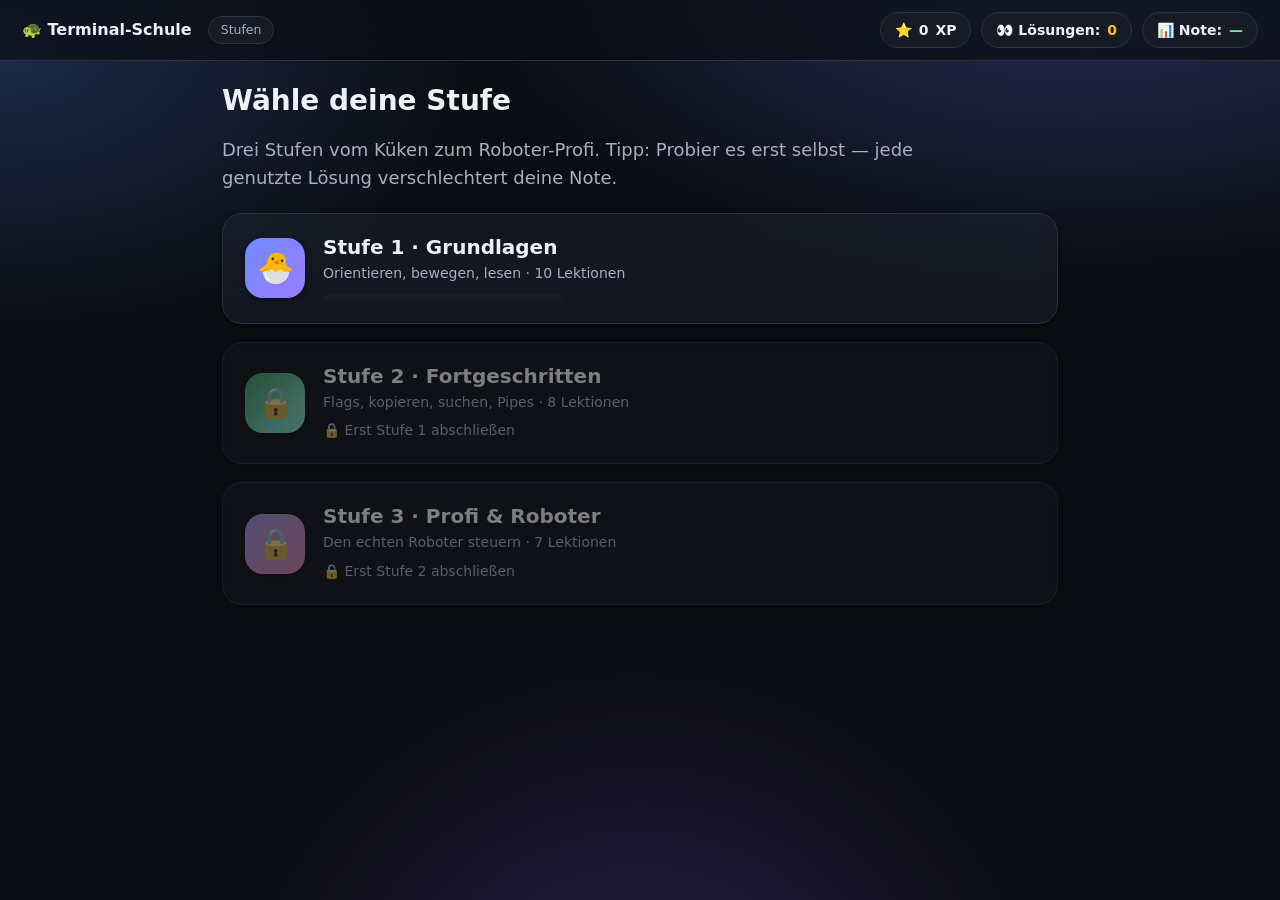
<file: lernen/trainer/index.html>
<!doctype html>
<html lang="de">
<head>
<meta charset="utf-8">
<meta name="viewport" content="width=device-width, initial-scale=1">
<title>Shell-Trainer 🎮 — Terminal-Schule</title>
<meta name="theme-color" content="#0a0c11">
<link rel="manifest" href="../manifest.json">
<link rel="icon" href="../icon.svg" type="image/svg+xml">
<link rel="stylesheet" href="../style.css">
<style>
  .tnav{display:flex;align-items:center;gap:16px;padding:12px 22px;border-bottom:1px solid var(--outline);
    background:rgba(12,14,20,.7);backdrop-filter:blur(14px);position:sticky;top:0;z-index:50;}
  .stats{display:flex;gap:10px;margin-left:auto;align-items:center;flex-wrap:wrap;}
  .pill{display:flex;align-items:center;gap:7px;background:var(--surface-2);border:1px solid var(--outline);
    border-radius:999px;padding:6px 14px;font-weight:700;font-size:14px;}
  .pill.note b{color:var(--termgreen);} .pill.warn b{color:var(--amber);}
  .bar{height:10px;border-radius:999px;background:var(--surface-2);overflow:hidden;border:1px solid var(--outline);}
  .bar>i{display:block;height:100%;background:var(--grad2);width:0;transition:width .4s;}
  .panel{max-width:880px;margin:24px auto;padding:0 22px;}
  .stufen{display:grid;gap:18px;}
  .stufe{position:relative;display:flex;gap:18px;align-items:center;padding:22px;border-radius:var(--r);
    background:var(--glass);border:1px solid var(--outline);box-shadow:var(--e1);cursor:pointer;
    transition:transform .14s,box-shadow .14s,border-color .14s;backdrop-filter:blur(8px);}
  .stufe:hover{transform:translateY(-3px);box-shadow:var(--e2);border-color:var(--primary);}
  .stufe.zu{opacity:.5;filter:grayscale(.4);cursor:not-allowed;}
  .stufe .nr{width:60px;height:60px;border-radius:18px;display:grid;place-items:center;font-size:30px;background:var(--grad);box-shadow:var(--e1);flex:0 0 auto;}
  .stufe.s2 .nr{background:linear-gradient(135deg,#16a34a,#5eead4);} .stufe.s3 .nr{background:linear-gradient(135deg,#9b8cff,#f472b6);}
  .stufe h3{margin:0 0 3px;font-size:20px;} .stufe p{margin:0;color:var(--muted);font-size:14px;}
  .stufe .mini-bar{height:7px;border-radius:999px;background:var(--surface-2);margin-top:9px;overflow:hidden;max-width:240px;}
  .stufe .mini-bar>i{display:block;height:100%;background:var(--grad2);}
  .stufe .haken{position:absolute;top:14px;right:16px;color:var(--green);font-weight:800;font-size:13px;}
  .aufgabe{background:var(--glass);border:1px solid var(--outline);border-radius:var(--r);padding:22px 24px;box-shadow:var(--e2);backdrop-filter:blur(8px);}
  .aufgabe .kap{font-size:12px;font-weight:800;letter-spacing:.14em;text-transform:uppercase;color:var(--violet);}
  .aufgabe h2{font-size:22px;margin:8px 0 6px;}
  .hint{margin-top:12px;padding:12px 14px;border-radius:12px;background:#1a2236;border:1px dashed #3a4a6e;color:#cdd9f2;font-size:14px;display:none;}
  .loesbox{margin-top:10px;padding:12px 14px;border-radius:12px;background:#2a1f16;border:1px solid #6e4a2a;color:#ffe0b8;font-size:14px;display:none;font-family:ui-monospace,monospace;}
  .hint code,.aufgabe code,.loesbox code{background:#0b0f17;padding:2px 7px;border-radius:6px;color:var(--termgreen);font-family:ui-monospace,monospace;}
  .konsole{margin-top:16px;background:#0a0e16;border:1px solid #232b3a;border-radius:14px;box-shadow:var(--e2);overflow:hidden;}
  .konsole .bar2{display:flex;align-items:center;gap:8px;height:34px;padding:0 13px;background:linear-gradient(180deg,#1b2230,#141a26);border-bottom:1px solid #232b3a;}
  .scroll{padding:14px 16px;max-height:260px;overflow:auto;font-family:ui-monospace,monospace;font-size:13.5px;line-height:1.55;color:#d7e3f4;white-space:pre-wrap;}
  .scroll .pr{color:var(--primary);} .scroll .cmd{color:#fff;} .scroll .dir{color:var(--cyan);} .scroll .ok{color:var(--termgreen);} .scroll .err{color:#ff8585;} .scroll .mut{color:var(--muted);}
  .eingabe{display:flex;align-items:center;gap:8px;padding:11px 16px;border-top:1px solid #232b3a;background:#0b1019;font-family:ui-monospace,monospace;}
  .eingabe .pr{color:var(--primary);white-space:nowrap;} .eingabe .dir{color:var(--cyan);}
  .eingabe input{flex:1;background:transparent;border:none;outline:none;color:#fff;font-family:ui-monospace,monospace;font-size:14px;}
  .aktionen{display:flex;gap:10px;flex-wrap:wrap;margin-top:16px;}
  .erfolg{display:none;margin-top:16px;padding:16px 18px;border-radius:14px;background:linear-gradient(135deg,#143a2a,#16352f);border:1px solid #2f7a5a;color:#caffe6;align-items:center;gap:12px;}
  .erfolg.an{display:flex;flex-wrap:wrap;}
  .konfetti{position:fixed;top:-20px;font-size:22px;pointer-events:none;z-index:99;animation:fall linear forwards;}
  @keyframes fall{to{transform:translateY(105vh) rotate(540deg);opacity:.9;}}
  .ende{text-align:center;} .ende .pokal{font-size:70px;}
  /* Zertifikat — Matrix-Dark, druckt hell um */
  .zert{position:relative;overflow:hidden;background:#05080a;color:#54f7a0;border:2px solid #1c7a4d;border-radius:10px;
    padding:46px 44px 36px;max-width:700px;margin:10px auto;text-align:center;font-family:ui-monospace,"SF Mono",Menlo,monospace;
    box-shadow:0 0 0 1px #0a3a24,0 0 36px rgba(57,255,150,.22),var(--e3);}
  .zert::before{content:"";position:absolute;inset:9px;border:1px solid #176b43;border-radius:6px;pointer-events:none;z-index:2;}
  .zert>*{position:relative;z-index:2;}
  .zert .matrixrain{position:absolute;inset:0;z-index:1;opacity:.22;pointer-events:none;}
  .zert .sub{letter-spacing:5px;text-transform:uppercase;font-size:11px;color:#3ddc84;}
  .zert h1{font-size:38px;margin:10px 0 4px;color:#9bffc8;letter-spacing:2px;text-shadow:0 0 12px rgba(73,255,160,.6);}
  .zert .vor{font-size:13px;color:#3a9c6a;}
  .zert .name{font-size:32px;margin:16px auto 6px;border-bottom:1px solid #1c7a4d;display:inline-block;padding:0 28px 8px;
    color:#e6fff2;text-shadow:0 0 10px rgba(73,255,160,.55);}
  .zert table{margin:20px auto 4px;border-collapse:collapse;font-size:13.5px;min-width:380px;}
  .zert th{font-size:10.5px;letter-spacing:.08em;text-transform:uppercase;color:#3ddc84;padding:0 16px 7px;border-bottom:1px solid #1c7a4d;}
  .zert td{padding:8px 16px;border-bottom:1px solid #103524;}
  .zert tr:nth-child(even) td{background:rgba(40,255,150,.06);}
  .zert td.l{text-align:left;} .zert td.n{font-weight:700;color:#9bffc8;font-size:15px;}
  .zert .gesamt{font-size:16px;margin-top:16px;color:#cdeede;}
  .zert .gesamt b{font-size:30px;color:#9bffc8;vertical-align:-3px;text-shadow:0 0 12px rgba(73,255,160,.6);}
  .zert .dim{color:#3a9c6a;}
  .zert .siegel{width:80px;height:80px;margin:18px auto 6px;border-radius:50%;display:grid;place-items:center;font-size:38px;
    background:#08130d;color:#9bffc8;border:2px solid #1c7a4d;box-shadow:0 0 18px rgba(73,255,160,.4),inset 0 0 14px rgba(73,255,160,.2);}
  .zert .ort{margin-top:10px;font-size:14px;letter-spacing:3px;color:#54f7a0;font-weight:700;}
  .zert .datum{margin-top:3px;font-size:11.5px;color:#3a9c6a;}
  @media print{
    body{background:#fff!important;} .tnav,.zert-aktionen,.no-print{display:none!important;} .panel{margin:0;}
    .zert{background:#fff!important;color:#0a3a24!important;border:2px solid #0a5a34!important;box-shadow:none!important;
      -webkit-print-color-adjust:exact;print-color-adjust:exact;}
    .zert::before{border-color:#9ab8a8!important;}
    .zert .matrixrain{display:none!important;}
    .zert h1,.zert .name,.zert .gesamt b,.zert td.n,.zert .ort{color:#0a5a34!important;text-shadow:none!important;}
    .zert .sub,.zert th,.zert .vor,.zert .dim,.zert .datum{color:#3a6a52!important;}
    .zert td{color:#0a3a24!important;} .zert tr:nth-child(even) td{background:#eef6f0!important;}
    .zert .siegel{background:#eef6f0!important;color:#0a5a34!important;border-color:#0a5a34!important;box-shadow:none!important;}
  }
</style>
</head>
<body>

<div class="tnav">
  <a class="logo" href="../" style="text-decoration:none;color:var(--text);font-weight:800;">🐢 Terminal-Schule</a>
  <span class="badge" id="ortBadge">Stufen</span>
  <div class="stats">
    <span class="pill">⭐ <span id="xp">0</span> XP</span>
    <span class="pill warn">👀 Lösungen: <b id="loes">0</b></span>
    <span class="pill note">📊 Note: <b id="note">—</b></span>
  </div>
</div>

<div class="panel"><div id="inhalt"></div></div>

<script>
/* ===== Dateisystem ===== */
const HOME=["home","roboter"];
const frischesFS=()=>({home:{t:"d",c:{roboter:{t:"d",c:{
  roboterarm:{t:"d",c:{
    service:{t:"d",c:{"robot_service.py":{t:"f",c:"# der Roboter-Webserver\nport = 8765"}}},
    web:{t:"d",c:{}}, deploy:{t:"d",c:{"hotspot.sh":{t:"f",c:"#!/usr/bin/env bash"}}},
    ".git":{t:"d",c:{}}, "README.md":{t:"f",c:"# roboterarm"}, "install.sh":{t:"f",c:"#!/usr/bin/env bash"}
  }},
  bilder:{t:"d",c:{"arm.png":{t:"f",c:"(bild)"},"katze.jpg":{t:"f",c:"(miau)"},"arm2.png":{t:"f",c:"(bild)"}}},
  ".geheim":{t:"f",c:"Das Passwort ist: roboter123"},
  "notizen.txt":{t:"f",c:"Hallo Roboter!\nHeute lerne ich das Terminal.\nMorgen programmiere ich den Arm."}
}}}}});
let FS,cwd;
function reset(){FS=frischesFS();cwd=HOME.slice();}
function knoten(arr){let n={t:"d",c:FS};for(const s of arr){if(!n.c||!n.c[s])return null;n=n.c[s];}return n;}
function elternC(arr){const n=knoten(arr.slice(0,-1));return n&&n.t==="d"?n.c:null;}
function aufloesen(arg){let segs;
  if(arg==="~"||arg===undefined)return HOME.slice();
  if(arg.startsWith("/"))segs=arg.split("/").filter(Boolean);
  else if(arg.startsWith("~/"))segs=HOME.concat(arg.slice(2).split("/").filter(Boolean));
  else segs=cwd.concat(arg.split("/").filter(Boolean));
  const out=[];for(const s of segs){if(s===".")continue;if(s===".."){out.pop();}else out.push(s);}return out;}
function pfadStr(arr){if(arr.length>=2&&arr[0]==="home"&&arr[1]==="roboter"){const r=arr.slice(2);return r.length?"~/"+r.join("/"):"~";}return "/"+arr.join("/");}
const esc=s=>String(s).replace(/[&<>]/g,c=>({"&":"&amp;","<":"&lt;",">":"&gt;"}[c]));

/* ===== Engine ===== */
function listePlain(arr,v){const n=knoten(arr);if(!n)return null;if(n.t==="f")return[arr[arr.length-1]];let k=Object.keys(n.c);if(!v)k=k.filter(x=>!x.startsWith("."));return k.map(x=>n.c[x].t==="d"?x+"/":x);}
function runPlain(tok){const name=tok[0],args=tok.slice(1);
  if(name==="ls"){const a=args.find(x=>!x.startsWith("-"));const l=listePlain(a?aufloesen(a):cwd,args.some(f=>f.includes("a")));return l||[];}
  if(name==="cat"){const n=knoten(aufloesen(args[0]||""));return n&&n.t==="f"?String(n.c).split("\n"):[];}
  if(name==="echo")return[args.join(" ")];return[];}
function fuehreAus(zeile){
  const roh=zeile.trim();
  if(roh.includes("|")){const teile=roh.split("|").map(s=>s.trim());let zeilen=runPlain(teile[0].match(/"[^"]*"|\S+/g)||[]);
    for(let i=1;i<teile.length;i++){const t=teile[i].match(/"[^"]*"|\S+/g)||[];
      if(t[0]==="grep"&&t[1]){const w=t[1].replace(/"/g,"").toLowerCase();zeilen=zeilen.filter(z=>z.toLowerCase().includes(w));}
      else return{o:[`<span class="err">unbekannt nach | : ${esc(t[0]||"")}</span>`],name:"pipe",args:[],raw:roh};}
    return{o:zeilen.length?zeilen.map(esc):['<span class="mut">(nichts gefunden)</span>'],name:"pipe",args:[],raw:roh};}
  const t=roh.match(/"[^"]*"|\S+/g)||[];const name=t[0],args=t.slice(1).map(a=>a.replace(/^"|"$/g,""));
  const o=[],raw=roh;const fehler=m=>o.push(`<span class="err">${esc(m)}</span>`);
  if(!name)return{o,name:"",args,raw};
  switch(name){
    case "pwd":o.push(pfadStr(cwd));break;
    case "ls":{const ziel=args.find(a=>!a.startsWith("-")),flags=args.filter(a=>a.startsWith("-")).join(""),lang=flags.includes("l");
      const n=knoten(ziel?aufloesen(ziel):cwd);
      if(!n)fehler(`ls: ${ziel}: nicht gefunden`);else if(n.t==="f")o.push(esc(ziel));
      else{let k=Object.keys(n.c);if(!flags.includes("a"))k=k.filter(x=>!x.startsWith("."));
        if(!k.length){o.push('<span class="mut">(leer)</span>');break;}
        if(lang)k.forEach(x=>o.push(`${n.c[x].t==="d"?"drwxr-xr-x":"-rw-r--r--"}  ${n.c[x].t==="d"?`<span class="dir">${esc(x)}/</span>`:esc(x)}`));
        else o.push(k.map(x=>n.c[x].t==="d"?`<span class="dir">${esc(x)}/</span>`:esc(x)).join("  "));}break;}
    case "cd":{const arr=aufloesen(args[0]);const n=knoten(arr);if(!n)fehler(`cd: ${args[0]}: nicht gefunden`);else if(n.t!=="d")fehler(`cd: ${args[0]}: kein Ordner`);else cwd=arr;break;}
    case "cat":{if(!args[0]){fehler("cat: welche Datei?");break;}const n=knoten(aufloesen(args[0]));if(!n)fehler(`cat: ${args[0]}: nicht gefunden`);else if(n.t!=="f")fehler(`cat: ${args[0]}: ist ein Ordner`);else o.push(esc(n.c));break;}
    case "grep":{const w=(args[0]||"").toLowerCase(),f=args[1];if(!w||!f){fehler("grep: nutze  grep wort datei");break;}const n=knoten(aufloesen(f));if(!n||n.t!=="f"){fehler(`grep: ${f}: keine Datei`);break;}const tr=String(n.c).split("\n").filter(z=>z.toLowerCase().includes(w));o.push(tr.length?tr.map(esc).join("\n"):'<span class="mut">(nichts gefunden)</span>');break;}
    case "mkdir":{if(!args[0]){fehler("mkdir: welcher Name?");break;}const c=knoten(cwd).c;c[args[0]]?fehler(`mkdir: ${args[0]}: gibt es schon`):c[args[0]]={t:"d",c:{}};break;}
    case "touch":{if(!args[0]){fehler("touch: welcher Name?");break;}knoten(cwd).c[args[0]]??={t:"f",c:""};break;}
    case "cp":{const[a,b]=args;const c=knoten(cwd).c;if(!a||!b){fehler("cp: nutze  cp quelle ziel");break;}if(!c[a]){fehler(`cp: ${a}: nicht gefunden`);break;}if(c[b]&&c[b].t==="d")c[b].c[a]=JSON.parse(JSON.stringify(c[a]));else c[b]=JSON.parse(JSON.stringify(c[a]));break;}
    case "mv":{const[a,b]=args;const c=knoten(cwd).c;if(!a||!b){fehler("mv: nutze  mv quelle ziel");break;}if(!c[a]){fehler(`mv: ${a}: nicht gefunden`);break;}if(c[b]&&c[b].t==="d"){c[b].c[a]=c[a];}else{c[b]=c[a];}delete c[a];break;}
    case "rm":{const ziel=args.find(a=>!a.startsWith("-"));if(!ziel){fehler("rm: was löschen?");break;}const arr=aufloesen(ziel),c=elternC(arr),nm=arr[arr.length-1];if(!c||!c[nm])fehler(`rm: ${ziel}: nicht gefunden`);else if(c[nm].t==="d"&&!args.includes("-r"))fehler(`rm: ${ziel}: ist ein Ordner (nutze rm -r)`);else delete c[nm];break;}
    case "echo":{const i=args.indexOf(">");if(i>=0&&args[i+1])knoten(cwd).c[args[i+1]]={t:"f",c:args.slice(0,i).join(" ")};else o.push(esc(args.join(" ")));break;}
    case "chmod":o.push(args.includes("+x")?'<span class="ok">✓ Datei ist jetzt ausführbar</span>':"");break;
    case "clear":return{o:[],name,args,raw,clear:true};
    case "help":o.push('Befehle: <span class="cmd">pwd ls cd cat grep mkdir touch cp mv rm echo clear</span>');o.push('Pipes: <span class="cmd">ls | grep wort</span>');break;
    case "git":args[0]==="pull"?(pfadStr(cwd).includes("roboterarm")?o.push('<span class="ok">Bereits aktuell.</span>'):fehler("git: hier ist kein Projekt")):fehler(`git: '${args[0]||""}' unbekannt`);break;
    case "./install.sh":knoten(cwd).c&&knoten(cwd).c["install.sh"]?(o.push('<span class="mut">Pakete …</span>'),o.push('<span class="ok">✓ Fertig!</span>')):fehler("./install.sh: nicht gefunden (geh in roboterarm)");break;
    case "python3":(args[0]||"").endsWith("robot_service.py")?o.push('<span class="ok">✓ Server läuft: http://10.42.0.1:8765</span>'):fehler(`python3: ${args[0]||""}: nicht gefunden`);break;
    case "ssh":o.push('<span class="ok">✓ Verbunden mit dem Roboter-Computer!</span>');break;
    case "sudo":o.push(args.join(" ").includes("restart roboterarm")?'<span class="ok">✓ Dienst neu gestartet.</span>':'<span class="err">sudo: brauchst du hier nicht</span>');break;
    default:fehler(`${name}: Befehl nicht gefunden. Tippe help`);
  }
  return{o,name,args,raw};
}

/* ===== Lektionen (Tipps = Analogien, nicht der Befehl) ===== */
const STUFEN=[
  {id:1,name:"Grundlagen",emoji:"🐣",unter:"Orientieren, bewegen, lesen",lekt:[
    {kap:"Orientierung",text:"Finde heraus, <b>wo</b> du gerade bist.",hint:"Stell dir vor, du wachst in einem fremden Haus auf. Welcher Raum ist das? Es gibt ein kurzes Wort (3 Buchstaben) für ʼmein aktueller Standortʼ — wie der ʼDu bist hierʼ-Punkt auf einer Karte.",erklaer:"zeigt deinen aktuellen Ordner (print working directory).",loesung:"pwd",ok:c=>c.name==="pwd"},
    {kap:"Orientierung",text:"Lass dir anzeigen, <b>was</b> hier liegt.",hint:"Du stehst im Raum — schau dich um. Ein 2-Buchstaben-Befehl ʼlistetʼ auf, was alles da ist.",erklaer:"listet den Inhalt des Ordners (list).",loesung:"ls",ok:c=>c.name==="ls"},
    {kap:"Bewegen",text:"Geh in den Ordner <code>roboterarm</code>.",hint:"Geh durch eine Tür in einen anderen Raum. Der englische Begriff ist ʼchange directoryʼ — nimm die ersten Buchstaben der beiden Wörter, dann den Raumnamen.",erklaer:"wechselt in einen Ordner (change directory).",loesung:"cd roboterarm",ok:c=>c.cwd==="~/roboterarm"},
    {kap:"Bewegen",text:"Schau, was im Projekt steckt.",hint:"Der gleiche ʼUmschauenʼ-Befehl wie eben — nur stehst du jetzt in einem anderen Raum.",erklaer:"listet auch hier den Inhalt.",loesung:"ls",ok:c=>c.name==="ls"&&c.cwd==="~/roboterarm"},
    {kap:"Bewegen",text:"Geh tiefer in <code>service</code>.",hint:"Noch eine Tür weiter, tiefer ins Haus. Gleicher Tür-Befehl wie vorhin, dahinter der neue Raumname.",erklaer:"wechselt in den Unterordner service.",loesung:"cd service",ok:c=>c.cwd.endsWith("/service")},
    {kap:"Bewegen",text:"Geh einen Ordner <b>zurück</b>.",hint:"Wie kommst du eine Etage HOCH? Zwei Punkte bedeuten ʼder Raum über mirʼ. Hänge sie an den Tür-Befehl.",erklaer:"‚..‘ steht für den übergeordneten Ordner.",loesung:"cd ..",ok:c=>c.cwd==="~/roboterarm"},
    {kap:"Bewegen",text:"Geh ganz <b>nach Hause</b>.",hint:"Es gibt einen ʼnach Hauseʼ-Knopf: der Tür-Befehl ganz ohne Ziel bringt dich in deinen Start-Ordner (die Tilde ~ meint dasselbe).",erklaer:"ohne Ziel bringt dich ins Home-Verzeichnis.",loesung:"cd",ok:c=>c.cwd==="~"},
    {kap:"Lesen",text:"Lies die Datei <code>notizen.txt</code> vor.",hint:"Du willst einen Brief LESEN, nicht in einen Raum gehen. Ein kleines Tier mit 3 Buchstaben 🐱 zeigt dir den Inhalt einer Datei.",erklaer:"gibt den Inhalt einer Datei aus (concatenate).",loesung:"cat notizen.txt",ok:c=>c.name==="cat"&&c.args[0]==="notizen.txt"},
    {kap:"Erschaffen",text:"Erstelle den Ordner <code>meine_posen</code>.",hint:"Du brauchst eine neue Schublade. ʼmake directoryʼ — nimm die Anfänge beider Wörter zusammen, dann den Namen.",erklaer:"legt einen neuen Ordner an (make directory).",loesung:"mkdir meine_posen",ok:c=>!!(knoten(cwd).c&&knoten(cwd).c["meine_posen"])},
    {kap:"Aufräumen",text:"Mach den Bildschirm <b>sauber</b>.",hint:"Deine Tafel ist vollgekritzelt. Ein englisches Wort für ʼsauber machen / leerenʼ wischt sie ab.",erklaer:"leert den Bildschirm (clear).",loesung:"clear",ok:c=>c.name==="clear"},
  ]},
  {id:2,name:"Fortgeschritten",emoji:"⚡",unter:"Flags, kopieren, suchen, Pipes",lekt:[
    {kap:"Geheimnisse",text:"Zeig <b>alle</b> Dateien — auch versteckte (mit Punkt).",hint:"Manche Dateien sind unsichtbar (sie fangen mit einem Punkt an). Hänge an deinen Auflisten-Befehl einen kleinen Schalter an: ein Minus und der erste Buchstabe von ʼallʼ.",erklaer:"-a zeigt auch versteckte Dateien (all).",loesung:"ls -a",ok:c=>c.name==="ls"&&c.args.join("").includes("a")},
    {kap:"Details",text:"Zeig die Dateien mit <b>Details</b> (lange Liste).",hint:"Du willst nicht nur Namen, sondern Rechte und Größe. Ein anderer Schalter: Minus und der erste Buchstabe von ʼlongʼ.",erklaer:"-l zeigt eine lange Liste mit Details (long).",loesung:"ls -l",ok:c=>c.name==="ls"&&c.args.join("").includes("l")},
    {kap:"Lesen",text:"Lies die versteckte Datei <code>.geheim</code>.",hint:"Jetzt, wo du Verstecktes siehst — benutze dasselbe Lese-Tier 🐱 wie in Stufe 1, mit dem Punkt-Namen.",erklaer:"liest auch versteckte Dateien.",loesung:"cat .geheim",ok:c=>c.name==="cat"&&c.args[0]===".geheim"},
    {kap:"Kopieren",text:"Kopiere <code>notizen.txt</code> nach <code>backup.txt</code>.",hint:"Mach eine KOPIE wie mit einem Kopierer. ʼcopyʼ → die ersten zwei Buchstaben, dann Quelle und Ziel.",erklaer:"kopiert eine Datei (copy).",loesung:"cp notizen.txt backup.txt",ok:c=>!!(knoten(cwd).c&&knoten(cwd).c["backup.txt"])},
    {kap:"Umbenennen",text:"Benenne <code>backup.txt</code> um in <code>sicherung.txt</code>.",hint:"Schieb die Datei auf einen neuen Namen — wie Umräumen. ʼmoveʼ → die ersten zwei Buchstaben, dann alt und neu.",erklaer:"verschiebt / benennt um (move).",loesung:"mv backup.txt sicherung.txt",ok:c=>!!(knoten(cwd).c&&knoten(cwd).c["sicherung.txt"])&&!(knoten(cwd).c["backup.txt"])},
    {kap:"Suchen",text:"Finde in <code>notizen.txt</code> die Zeile mit dem Wort <code>Arm</code>.",hint:"Eine Nadel im Heuhaufen: du suchst eine bestimmte Zeile. Der Such-Befehl hat 5 Buchstaben (g-r-e-p), dann das Wort und die Datei.",erklaer:"sucht Zeilen mit einem Wort (grep).",loesung:"grep Arm notizen.txt",ok:c=>c.name==="grep"&&(c.args[0]||"").toLowerCase()==="arm"},
    {kap:"Pipes",text:"Zeig nur die Einträge, die <code>roboter</code> enthalten — mit einer <b>Pipe</b>.",hint:"Stell dir ein Rohr vor (das Zeichen |): das Ergebnis des einen Befehls fließt in den nächsten. Erst auflisten, dann das Rohr, dann durch den Such-Befehl mit dem Wort filtern.",erklaer:"| leitet die Ausgabe in den nächsten Befehl.",loesung:"ls | grep roboter",ok:c=>c.raw.includes("|")&&c.raw.includes("grep")},
    {kap:"Schreiben",text:"Schreibe <code>Hallo</code> in eine neue Datei <code>gruss.txt</code>.",hint:"ʼechoʼ ruft etwas zurück, wie ein Echo im Wald. Mit einem Pfeil nach rechts (&gt;) kippst du das Echo in eine Datei statt auf den Bildschirm.",erklaer:"> schreibt die Ausgabe in eine Datei.",loesung:"echo Hallo > gruss.txt",ok:c=>!!(knoten(cwd).c&&knoten(cwd).c["gruss.txt"])},
  ]},
  {id:3,name:"Profi & Roboter",emoji:"🤖",unter:"Den echten Roboter steuern",lekt:[
    {kap:"Verbinden",text:"Verbinde dich mit dem Roboter-Computer.",hint:"Du willst dich auf einen ANDEREN Computer einloggen, aus der Ferne — wie ein sicherer Funkkanal. Drei Buchstaben (secure shell), dann benutzer@adresse.",erklaer:"baut eine sichere Fernverbindung auf (secure shell).",loesung:"ssh radxa@roboterarm-01.local",ok:c=>c.name==="ssh"},
    {kap:"Navigieren",text:"Geh ins Projekt <code>roboterarm</code>.",hint:"Den Tür-Befehl aus Stufe 1 kennst du schon — dahinter der Projektname.",erklaer:"wechselt ins Projektverzeichnis.",loesung:"cd roboterarm",ok:c=>c.cwd==="~/roboterarm"},
    {kap:"Updaten",text:"Hol die neueste Version vom Server.",hint:"Stell dir vor, du ZIEHST die neuesten Seiten zu dir. ʼpullʼ heißt ziehen — das Werkzeug davor heißt git.",erklaer:"lädt die neueste Version (git pull).",loesung:"git pull",ok:c=>c.name==="git"&&c.args[0]==="pull"},
    {kap:"Rechte",text:"Mach das Skript <code>install.sh</code> ausführbar.",hint:"Gib der Datei die Erlaubnis zu LAUFEN. ʼchange modeʼ, dann ein Plus und x (x = ausführbar), dann die Datei.",erklaer:"+x erlaubt das Ausführen (change mode).",loesung:"chmod +x install.sh",ok:c=>c.name==="chmod"&&c.args.includes("+x")},
    {kap:"Installieren",text:"Starte das Installations-Skript.",hint:"Starte ein Skript, das HIER im Raum liegt. Punkt-Schrägstrich heißt ʼin diesem Ordnerʼ, dann der Dateiname.",erklaer:"./ startet ein Skript im aktuellen Ordner.",loesung:"./install.sh",ok:c=>c.name==="./install.sh"},
    {kap:"Suchen",text:"Finde im Server-Code die Zeile mit <code>port</code>.",hint:"Gleicher Such-Befehl wie in Stufe 2 (5 Buchstaben), dann das Wort und der Pfad zur Datei im service-Ordner.",erklaer:"durchsucht eine Datei nach einem Wort.",loesung:"grep port service/robot_service.py",ok:c=>c.name==="grep"&&(c.args[0]||"").toLowerCase()==="port"},
    {kap:"Starten",text:"<b>Starte den Roboter-Server!</b> 🚀",hint:"Starte das Programm mit Python (Version 3), dann der Pfad zum Server-Skript im service-Ordner.",erklaer:"startet den Webserver des Roboters.",loesung:"python3 service/robot_service.py",ok:c=>c.name==="python3"&&(c.args[0]||"").endsWith("robot_service.py")},
  ]},
];

/* ===== Zustand & Noten ===== */
let S={xp:0,name:"",stufen:{}};   // stufen[id]={idx,used,fertig}
let aktiv=null,lidx=0,tippBenutzt=false,loesDiese=false,verlauf=[];
function laden(){try{S=Object.assign({xp:0,name:"",stufen:{}},JSON.parse(localStorage.getItem("shelltrainer3")||"{}"));}catch(e){}}
function speichern(){localStorage.setItem("shelltrainer3",JSON.stringify(S));}
function st(id){return S.stufen[id]||(S.stufen[id]={idx:0,used:0,fertig:false});}
function stufeOffen(i){return i===0||st(STUFEN[i-1].id).fertig;}
function noteAus(used,total){if(!total)return null;let n=1+5*(used/total);return Math.max(1,Math.min(6,n));}
function noteText(n){return n==null?"—":n<=1.5?"sehr gut":n<=2.5?"gut":n<=3.5?"befriedigend":n<=4.5?"ausreichend":n<=5.5?"mangelhaft":"ungenügend";}
function loesGesamt(){let u=0;for(const s of STUFEN){const x=S.stufen[s.id];if(x)u+=x.used||0;}return u;}
function noteGesamt(){let u=0,t=0;for(const s of STUFEN){const x=S.stufen[s.id];if(x){u+=x.used||0;t+=x.fertig?s.lekt.length:(x.idx||0);}}return noteAus(u,t);}
function statsZeichnen(){document.getElementById("xp").textContent=S.xp;document.getElementById("loes").textContent=loesGesamt();
  const n=noteGesamt();document.getElementById("note").textContent=n==null?"—":n.toFixed(1);}
function alleFertig(){return STUFEN.every(s=>st(s.id).fertig);}

/* ===== Stufen-Auswahl ===== */
function zeigeStufen(){
  aktiv=null;document.getElementById("ortBadge").textContent="Stufen";statsZeichnen();
  document.getElementById("inhalt").innerHTML=`
    <h2 style="font-size:28px;margin:6px 0 4px;">Wähle deine Stufe</h2>
    <p class="lead" style="margin-bottom:20px;">Drei Stufen vom Küken zum Roboter-Profi. Tipp: Probier es erst selbst —
      jede genutzte Lösung verschlechtert deine Note.</p>
    <div class="stufen">${STUFEN.map((s,i)=>{const x=st(s.id);const offen=stufeOffen(i);const proz=Math.round((x.idx/s.lekt.length)*100);
      const nt=x.fertig?noteAus(x.used,s.lekt.length):null;
      return `<div class="stufe s${s.id} ${offen?"":"zu"}" ${offen?`onclick="starteStufe(${i})"`:""}>
        <div class="nr">${offen?s.emoji:"🔒"}</div>
        <div style="flex:1;"><h3>Stufe ${s.id} · ${s.name}</h3><p>${s.unter} · ${s.lekt.length} Lektionen</p>
        ${offen?`<div class="mini-bar"><i style="width:${proz}%"></i></div>`:`<p style="margin-top:6px;">🔒 Erst Stufe ${s.id-1} abschließen</p>`}</div>
        ${x.fertig?`<span class="haken">✓ Note ${nt.toFixed(1)}</span>`:""}</div>`;}).join("")}</div>
    ${alleFertig()?`<div style="text-align:center;margin-top:24px;"><button class="btn green gross" onclick="zurFertigSeite()">🎓 Zur Zertifikat-Seite</button></div>`:""}`;
}
function starteStufe(i){aktiv=i;reset();const x=st(STUFEN[i].id);if(x.fertig){x.idx=0;x.used=0;x.fertig=false;}lidx=x.idx||0;tippBenutzt=false;loesDiese=false;verlauf=[];speichern();render();}

/* ===== Terminal + Lektion ===== */
function termHTML(){return `<div class="konsole"><div class="bar2"><span class="dot r"></span><span class="dot y"></span><span class="dot g"></span>
    <span style="margin-left:8px;color:var(--muted);font-family:ui-monospace,monospace;font-size:12px;">roboter@arm</span></div>
  <div class="scroll" id="scroll">${verlauf.join("\n")||'<span class="mut">Tippe deinen Befehl und drück Enter ↵</span>'}</div>
  <div class="eingabe"><span class="pr">roboter@arm</span>:<span class="dir">${esc(pfadStr(cwd))}</span>$
    <input id="eingabe" autocomplete="off" autocapitalize="off" spellcheck="false" placeholder="Befehl tippen …"></div></div>`;}
function bindeEingabe(){const inp=document.getElementById("eingabe");if(!inp)return;inp.focus();inp.addEventListener("keydown",e=>{if(e.key==="Enter"){eingeben(inp.value);inp.value="";}});}
function render(){
  const stufe=STUFEN[aktiv],total=stufe.lekt.length;
  document.getElementById("ortBadge").textContent=`Stufe ${stufe.id} · ${stufe.name}`;statsZeichnen();
  if(lidx>=total){endeStufe();return;}
  const l=stufe.lekt[lidx];
  document.getElementById("inhalt").innerHTML=`
    <div style="display:flex;align-items:center;gap:12px;margin-bottom:14px;">
      <button class="btn" onclick="zeigeStufen()">← Stufen</button>
      <div class="bar" style="flex:1;"><i style="width:${(lidx/total*100)}%"></i></div>
      <span class="klein" style="color:var(--muted);">${lidx+1}/${total}</span></div>
    <div class="aufgabe"><div class="kap">${stufe.emoji} ${l.kap}</div><h2>${l.text}</h2>
      <div class="hint" id="hint">💡 ${l.hint}</div>
      <div class="loesbox" id="loesbox">Lösung: <code>${l.loesung}</code></div>
      ${termHTML()}
      <div class="erfolg" id="erfolg"></div>
      <div class="aktionen">
        <button class="btn" onclick="zeigeHint()">💡 Tipp</button>
        <button class="btn" onclick="zeigeLoesung()">🆘 Lösung (zählt!)</button>
        <button class="btn primary" id="weiter" style="display:none;margin-left:auto;" onclick="weiter()">Weiter →</button>
      </div></div>`;
  bindeEingabe();
}
function eingeben(zeile){
  if(!zeile.trim())return;
  const r=fuehreAus(zeile);
  verlauf.push(`<span class="pr">roboter@arm</span>:<span class="dir">${esc(pfadStr(cwd))}</span>$ <span class="cmd">${esc(zeile)}</span>`);
  if(r.clear)verlauf=[];else r.o.forEach(z=>verlauf.push(z));
  const ctx={name:r.name,args:r.args,cwd:pfadStr(cwd),raw:r.raw};
  const ok=STUFEN[aktiv].lekt[lidx].ok(ctx);
  document.querySelector(".konsole").outerHTML=termHTML();bindeEingabe();
  const sc=document.getElementById("scroll");sc.scrollTop=sc.scrollHeight;
  if(ok)erfolg();
}
function erfolg(){
  const l=STUFEN[aktiv].lekt[lidx];const punkte=tippBenutzt||loesDiese?6:12;S.xp+=punkte;speichern();statsZeichnen();
  const e=document.getElementById("erfolg");e.className="erfolg an";
  e.innerHTML=`<span style="font-size:24px;">🎉</span> <div><b>Richtig!</b> +${punkte} XP<br>
    <span style="font-size:13.5px;opacity:.92;">Gelernt: <code style="background:#0b2018;padding:2px 7px;border-radius:6px;color:#aef5cf;font-family:ui-monospace,monospace;">${l.loesung}</code> — ${l.erklaer}</span></div>`;
  document.getElementById("weiter").style.display="inline-flex";
  const inp=document.getElementById("eingabe");if(inp)inp.disabled=true;
  if(!loesDiese)konfetti(8);
}
function weiter(){lidx++;tippBenutzt=false;loesDiese=false;const x=st(STUFEN[aktiv].id);x.idx=lidx;speichern();render();}
function zeigeHint(){document.getElementById("hint").style.display="block";}
function zeigeLoesung(){
  document.getElementById("loesbox").style.display="block";
  const inp=document.getElementById("eingabe");if(inp){inp.value=STUFEN[aktiv].lekt[lidx].loesung;inp.focus();}
  if(!loesDiese){loesDiese=true;st(STUFEN[aktiv].id).used++;speichern();statsZeichnen();}
}
function endeStufe(){
  const s=STUFEN[aktiv],x=st(s.id);x.idx=s.lekt.length;x.fertig=true;speichern();statsZeichnen();
  const nt=noteAus(x.used,s.lekt.length),letzte=aktiv>=STUFEN.length-1;
  document.getElementById("inhalt").innerHTML=`
    <div class="aufgabe ende"><div class="pokal">${letzte?"🏆":"🎉"}</div>
      <h2>Stufe ${s.id} geschafft!</h2>
      <p class="lead" style="margin:6px auto 6px;">Deine Note für diese Stufe: <b style="color:var(--termgreen);font-size:22px;">${nt.toFixed(1)}</b> (${noteText(nt)})</p>
      <p class="klein" style="margin-bottom:18px;">Lösungen genutzt: ${x.used} von ${s.lekt.length} · Gesamtnote: <b>${(noteGesamt()).toFixed(1)}</b></p>
      <div style="display:flex;gap:12px;justify-content:center;flex-wrap:wrap;">
        ${letzte?`<button class="btn green gross" onclick="zurFertigSeite()">🎓 Zertifikat holen →</button>`:`<button class="btn primary gross" onclick="starteStufe(${aktiv+1})">Weiter zu Stufe ${s.id+1} →</button>`}
        <button class="btn gross" onclick="zeigeStufen()">Alle Stufen</button></div></div>`;
  konfetti(40);
}

/* ===== Zertifikat ===== */
function zurFertigSeite(){
  const snap={name:S.name||"",datum:Date.now(),gesamt:noteGesamt(),
    stufen:STUFEN.map(s=>{const x=st(s.id);return{id:s.id,name:s.name,note:x.fertig?noteAus(x.used,s.lekt.length):null};})};
  localStorage.setItem("shelltrainer_zert",JSON.stringify(snap));
  location.href="../fertig/"+(S.name?("?name="+encodeURIComponent(S.name)):"");
}
function zeigeZert(){
  aktiv=null;document.getElementById("ortBadge").textContent="Zertifikat";
  const heute=new Date().toLocaleDateString("de-DE",{day:"2-digit",month:"long",year:"numeric"});
  const zeilen=STUFEN.map(s=>{const x=st(s.id);const n=x.fertig?noteAus(x.used,s.lekt.length):null;
    return `<tr><td class="l">Stufe ${s.id} · ${s.name}</td><td class="n">${n==null?"—":n.toFixed(1)}</td><td>${noteText(n)}</td></tr>`;}).join("");
  const g=noteGesamt();
  document.getElementById("inhalt").innerHTML=`
    <div class="no-print" style="margin-bottom:14px;display:flex;gap:10px;align-items:center;flex-wrap:wrap;">
      <button class="btn" onclick="zeigeStufen()">← Zurück</button>
      <span class="klein">Trag deinen Namen ein, dann ʼSpeichern / Druckenʼ → als PDF sichern.</span></div>
    <div class="no-print" style="margin-bottom:14px;"><input id="zname" placeholder="Dein Name" value="${(S.name||"").replace(/"/g,"&quot;")}"
      oninput="S.name=this.value;speichern();document.getElementById('zn').textContent=this.value||'………………'"
      style="font-size:16px;padding:11px 14px;width:280px;"></div>
    <div class="zert" id="zert">
      <canvas class="matrixrain" id="mrain"></canvas>
      <div class="sub">Roboterarm-Workshop · Terminal-Schule</div>
      <h1>🎓 Zertifikat</h1>
      <div class="vor">Hiermit wird bestätigt, dass</div>
      <div class="name" id="zn">${(S.name||"………………")}</div>
      <div class="vor">die Kommandozeile gemeistert hat.</div>
      <table><tr><th class="l">Stufe</th><th>Note</th><th>Bewertung</th></tr>${zeilen}</table>
      <div class="gesamt">Gesamtnote: <b>${g==null?"—":g.toFixed(1)}</b> &nbsp; <span class="dim">(${noteText(g)})</span></div>
      <div class="siegel">🤖</div>
      <div class="ort">MakerLab FFM</div>
      <div class="datum">Ausgestellt am ${heute}</div>
    </div>
    <div class="zert-aktionen" style="text-align:center;margin-top:16px;">
      <button class="btn green gross" onclick="window.print()">🖨️ Als PDF speichern / Drucken</button></div>`;
  startMatrix();
}
function startMatrix(){
  const c=document.getElementById("mrain");if(!c)return;const z=c.parentElement;
  c.width=z.clientWidth;c.height=z.clientHeight;const ctx=c.getContext("2d");
  const zeichen="01ﾊﾐﾋｰｳ$+*<>=lscdgrep".split(""),sp=14,cols=Math.max(1,Math.floor(c.width/sp));
  const y=Array(cols).fill(0).map(()=>Math.random()*c.height);
  clearInterval(c._t);
  c._t=setInterval(()=>{
    if(!c.isConnected){clearInterval(c._t);return;}
    ctx.fillStyle="rgba(5,8,10,.18)";ctx.fillRect(0,0,c.width,c.height);
    ctx.fillStyle="#39ff95";ctx.font=sp+"px ui-monospace,monospace";
    for(let i=0;i<cols;i++){ctx.fillText(zeichen[Math.floor(Math.random()*zeichen.length)],i*sp,y[i]);
      y[i]=(y[i]>c.height&&Math.random()>.975)?0:y[i]+sp;}
  },60);
}

function konfetti(n){const emo=["🎉","⭐","🟦","🟪","🟩","✨","🤖"];for(let i=0;i<n;i++){const d=document.createElement("div");d.className="konfetti";d.textContent=emo[i%emo.length];d.style.left=Math.random()*100+"vw";d.style.animationDuration=(2+Math.random()*2)+"s";d.style.animationDelay=(Math.random()*.5)+"s";document.body.appendChild(d);setTimeout(()=>d.remove(),4500);}}

if("serviceWorker" in navigator)navigator.serviceWorker.register("../sw.js").catch(()=>{});
reset();laden();zeigeStufen();
</script>
</body>
</html>
</file>
<file: lernen/style.css>
/* Terminal-Schule — gemeinsames Design (dunkel, „krass", 3D, offline, ohne Web-Fonts) */
:root{
  --bg:#0a0c11; --surface:#12151d; --surface-2:#171b25; --glass:rgba(28,33,46,.6);
  --primary:#7c9dff; --violet:#9b8cff; --green:#54e0a0; --termgreen:#6ef3a5;
  --amber:#fbbf24; --pink:#f472b6; --cyan:#5eead4; --red:#ef4444;
  --text:#eef1f8; --muted:#a6b0c2; --outline:#2a3140;
  --grad:linear-gradient(135deg,#6f8cff,#9a7cff); --grad2:linear-gradient(135deg,#54e0a0,#5eead4);
  --e1:0 2px 6px rgba(0,0,0,.4); --e2:0 12px 30px rgba(0,0,0,.5); --e3:0 30px 70px rgba(0,0,0,.6);
  --r:20px;
}
*{box-sizing:border-box;}
html{scroll-behavior:smooth;}
body{margin:0;color:var(--text);font-family:system-ui,-apple-system,"Segoe UI",Roboto,sans-serif;line-height:1.6;
  background:
    radial-gradient(1200px 600px at 85% -5%, #25305a 0%, transparent 55%),
    radial-gradient(1000px 600px at 0% 5%, #1b2b4a 0%, transparent 50%),
    radial-gradient(800px 800px at 50% 120%, #2a1f4d 0%, transparent 55%),
    var(--bg);
  background-attachment:fixed;}
a{color:var(--primary);text-decoration:none;}
h1,h2,h3{line-height:1.15;margin:0 0 .4em;}
.wrap{max-width:1080px;margin:0 auto;padding:0 22px;}
.grad-text{background:var(--grad);-webkit-background-clip:text;background-clip:text;color:transparent;}

/* Top-Navigation */
.nav{position:sticky;top:0;z-index:50;display:flex;align-items:center;gap:18px;flex-wrap:wrap;
  padding:12px 22px;background:rgba(12,14,20,.7);backdrop-filter:blur(14px);border-bottom:1px solid var(--outline);}
.nav .logo{font-weight:800;font-size:18px;letter-spacing:.3px;}
.nav .links{display:flex;gap:6px;flex-wrap:wrap;margin-left:auto;}
.nav .links a{color:var(--muted);padding:7px 13px;border-radius:999px;font-size:14px;font-weight:600;transition:.15s;}
.nav .links a:hover{background:var(--surface-2);color:var(--text);}

/* Buttons */
.btn{display:inline-flex;align-items:center;gap:9px;border:none;cursor:pointer;font-weight:700;font-size:15px;
  padding:13px 24px;border-radius:999px;background:var(--surface-2);color:var(--text);box-shadow:var(--e1);
  transition:transform .12s,box-shadow .2s,filter .2s;text-decoration:none;}
.btn:hover{transform:translateY(-2px);box-shadow:var(--e2);}
.btn.primary{background:var(--grad);color:#fff;}
.btn.green{background:var(--grad2);color:#05231a;}
.btn.gross{font-size:17px;padding:16px 30px;}

/* Sektionen */
section{padding:74px 0;}
.kapitel{font-size:13px;font-weight:800;letter-spacing:.15em;text-transform:uppercase;color:var(--primary);
  display:inline-flex;align-items:center;gap:8px;margin-bottom:10px;}
.kapitel .nr{display:inline-grid;place-items:center;width:26px;height:26px;border-radius:50%;
  background:var(--primary-container,#22305a);color:#dbe4ff;font-size:13px;}
h2.titel{font-size:34px;font-weight:800;}
.lead{font-size:18px;color:var(--muted);max-width:62ch;}

/* Glas-Karten */
.karte{background:var(--glass);border:1px solid var(--outline);border-radius:var(--r);padding:22px;
  box-shadow:var(--e1);backdrop-filter:blur(8px);}
.grid{display:grid;gap:18px;}
.g2{grid-template-columns:1fr 1fr;} .g3{grid-template-columns:repeat(3,1fr);} .g4{grid-template-columns:repeat(4,1fr);}
@media(max-width:860px){.g2,.g3,.g4{grid-template-columns:1fr;}}

/* 3D-Terminal-Fenster (SVG-frei, reines CSS) */
.fenster{border-radius:14px;overflow:hidden;border:1px solid #2b3344;background:#0b0f17;box-shadow:var(--e3);}
.fenster .bar{display:flex;align-items:center;gap:8px;height:38px;padding:0 14px;
  background:linear-gradient(180deg,#1b2230,#141a26);border-bottom:1px solid #232b3a;}
.fenster .bar .dot{width:13px;height:13px;border-radius:50%;}
.dot.r{background:#ff5f57;} .dot.y{background:#febc2e;} .dot.g{background:#28c840;}
.fenster .bar .titel{margin-left:10px;font-size:12.5px;color:var(--muted);font-family:ui-monospace,monospace;}
.term{font-family:ui-monospace,"SF Mono",Menlo,monospace;font-size:14px;padding:18px;color:#d7e3f4;
  white-space:pre-wrap;min-height:60px;}
.term .pr{color:var(--primary);} .term .cmd{color:#fff;font-weight:600;} .term .ok{color:var(--termgreen);}
.term .mut{color:var(--muted);} .term .dir{color:var(--cyan);}
.tilt{transform:perspective(1400px) rotateX(6deg) rotateY(-7deg);transition:transform .4s;}
.tilt:hover{transform:perspective(1400px) rotateX(2deg) rotateY(-2deg);}
.blink{animation:blink 1s steps(1) infinite;} @keyframes blink{50%{opacity:0;}}
.float{animation:float 6s ease-in-out infinite;} @keyframes float{50%{transform:translateY(-12px);}}

/* Befehls-Karten */
.cmd-karte{background:var(--surface);border:1px solid var(--outline);border-radius:16px;padding:18px;
  box-shadow:var(--e1);transition:transform .14s,box-shadow .14s,border-color .14s;}
.cmd-karte:hover{transform:translateY(-4px);box-shadow:var(--e2);border-color:var(--primary);}
.cmd-karte .ikon{width:44px;height:44px;border-radius:12px;display:grid;place-items:center;margin-bottom:12px;
  background:var(--grad);box-shadow:var(--e1);}
.cmd-karte code{font-size:17px;font-weight:700;color:var(--primary);font-family:ui-monospace,monospace;}
.cmd-karte p{color:var(--muted);font-size:14px;margin:6px 0 12px;}
.mini{background:#0b0f17;border:1px solid var(--outline);border-radius:10px;padding:10px 12px;
  font-family:ui-monospace,monospace;font-size:12.5px;color:#cfe;}

/* Kopier-Codeblock */
.code{position:relative;background:#0b0f17;border:1px solid var(--outline);border-radius:14px;padding:16px 18px;
  font-family:ui-monospace,monospace;font-size:13.5px;color:#dbe7ff;overflow-x:auto;box-shadow:var(--e1);margin:10px 0;}
.code .c{color:var(--muted);} .code .p{color:var(--green);}
.copy{position:absolute;top:10px;right:10px;background:var(--surface-2);border:1px solid var(--outline);color:var(--muted);
  border-radius:9px;padding:5px 11px;font-size:12px;cursor:pointer;}
.copy:hover{color:var(--text);border-color:var(--primary);}

/* Reveal beim Scrollen */
.reveal{opacity:0;transform:translateY(26px);transition:opacity .7s ease,transform .7s cubic-bezier(.2,.7,.2,1);}
.reveal.an{opacity:1;transform:none;}

/* Epische Geschichts-Sektion */
.epic{position:relative;background:linear-gradient(180deg,#070a10,#0b0f18);border-top:1px solid var(--outline);border-bottom:1px solid var(--outline);overflow:hidden;}
.epic::before{content:"";position:absolute;inset:0;
  background-image:linear-gradient(rgba(110,243,165,.05) 1px,transparent 1px),linear-gradient(90deg,rgba(110,243,165,.05) 1px,transparent 1px);
  background-size:34px 34px;-webkit-mask:radial-gradient(75% 60% at 50% 30%,#000 30%,transparent 78%);mask:radial-gradient(75% 60% at 50% 30%,#000 30%,transparent 78%);animation:drift 24s linear infinite;}
@keyframes drift{to{background-position:0 340px,340px 0;}}
.epic .wrap{position:relative;}
.term-green{color:var(--termgreen);font-family:ui-monospace,monospace;}

/* Timeline */
.tl{position:relative;margin-top:34px;padding-left:34px;}
.tl::before{content:"";position:absolute;left:9px;top:6px;bottom:6px;width:2px;background:linear-gradient(var(--termgreen),var(--violet));opacity:.5;}
.tl-item{position:relative;margin-bottom:30px;}
.tl-item::before{content:"";position:absolute;left:-30px;top:5px;width:14px;height:14px;border-radius:50%;background:var(--termgreen);box-shadow:0 0 0 5px rgba(110,243,165,.15);}
.tl-jahr{font-family:ui-monospace,monospace;font-size:13px;font-weight:800;color:var(--termgreen);letter-spacing:.05em;}
.tl-item h3{font-size:20px;margin:3px 0 5px;}
.tl-item p{color:var(--muted);margin:0;max-width:62ch;}

/* Typewriter-Cursor */
.tw-cursor{display:inline-block;width:9px;height:1.05em;background:var(--termgreen);vertical-align:-2px;margin-left:1px;animation:blink 1s steps(1) infinite;}

/* Spickzettel: ein Befehl je Zeile, Erklärung daneben */
.cmd-liste{display:flex;flex-direction:column;gap:12px;margin-top:24px;}
.cmd-row{display:grid;grid-template-columns:minmax(0,1fr) minmax(0,1.1fr);gap:16px;align-items:center;
  background:var(--surface);border:1px solid var(--outline);border-radius:14px;padding:14px 16px;box-shadow:var(--e1);}
@media(max-width:760px){.cmd-row{grid-template-columns:1fr;gap:8px;}}
.cmd-code{position:relative;background:#0b0f17;border:1px solid var(--outline);border-radius:10px;
  padding:12px 44px 12px 14px;font-family:ui-monospace,monospace;font-size:13px;color:#dbe7ff;overflow-x:auto;}
.cmd-code .copy{position:absolute;top:7px;right:7px;background:var(--surface-2);border:1px solid var(--outline);
  color:var(--muted);border-radius:8px;padding:4px 9px;font-size:12px;cursor:pointer;}
.cmd-code .copy:hover{color:var(--text);border-color:var(--primary);}
.cmd-erkl{color:var(--muted);font-size:14px;line-height:1.55;}
.cmd-erkl b{color:var(--text);}

.foot{padding:40px 0 60px;color:var(--muted);font-size:13.5px;border-top:1px solid var(--outline);}
.badge{display:inline-block;background:var(--surface-2);border:1px solid var(--outline);border-radius:999px;
  padding:3px 12px;font-size:12.5px;color:var(--muted);}
.sr-only{position:absolute;width:1px;height:1px;overflow:hidden;clip:rect(0 0 0 0);}
</file>
